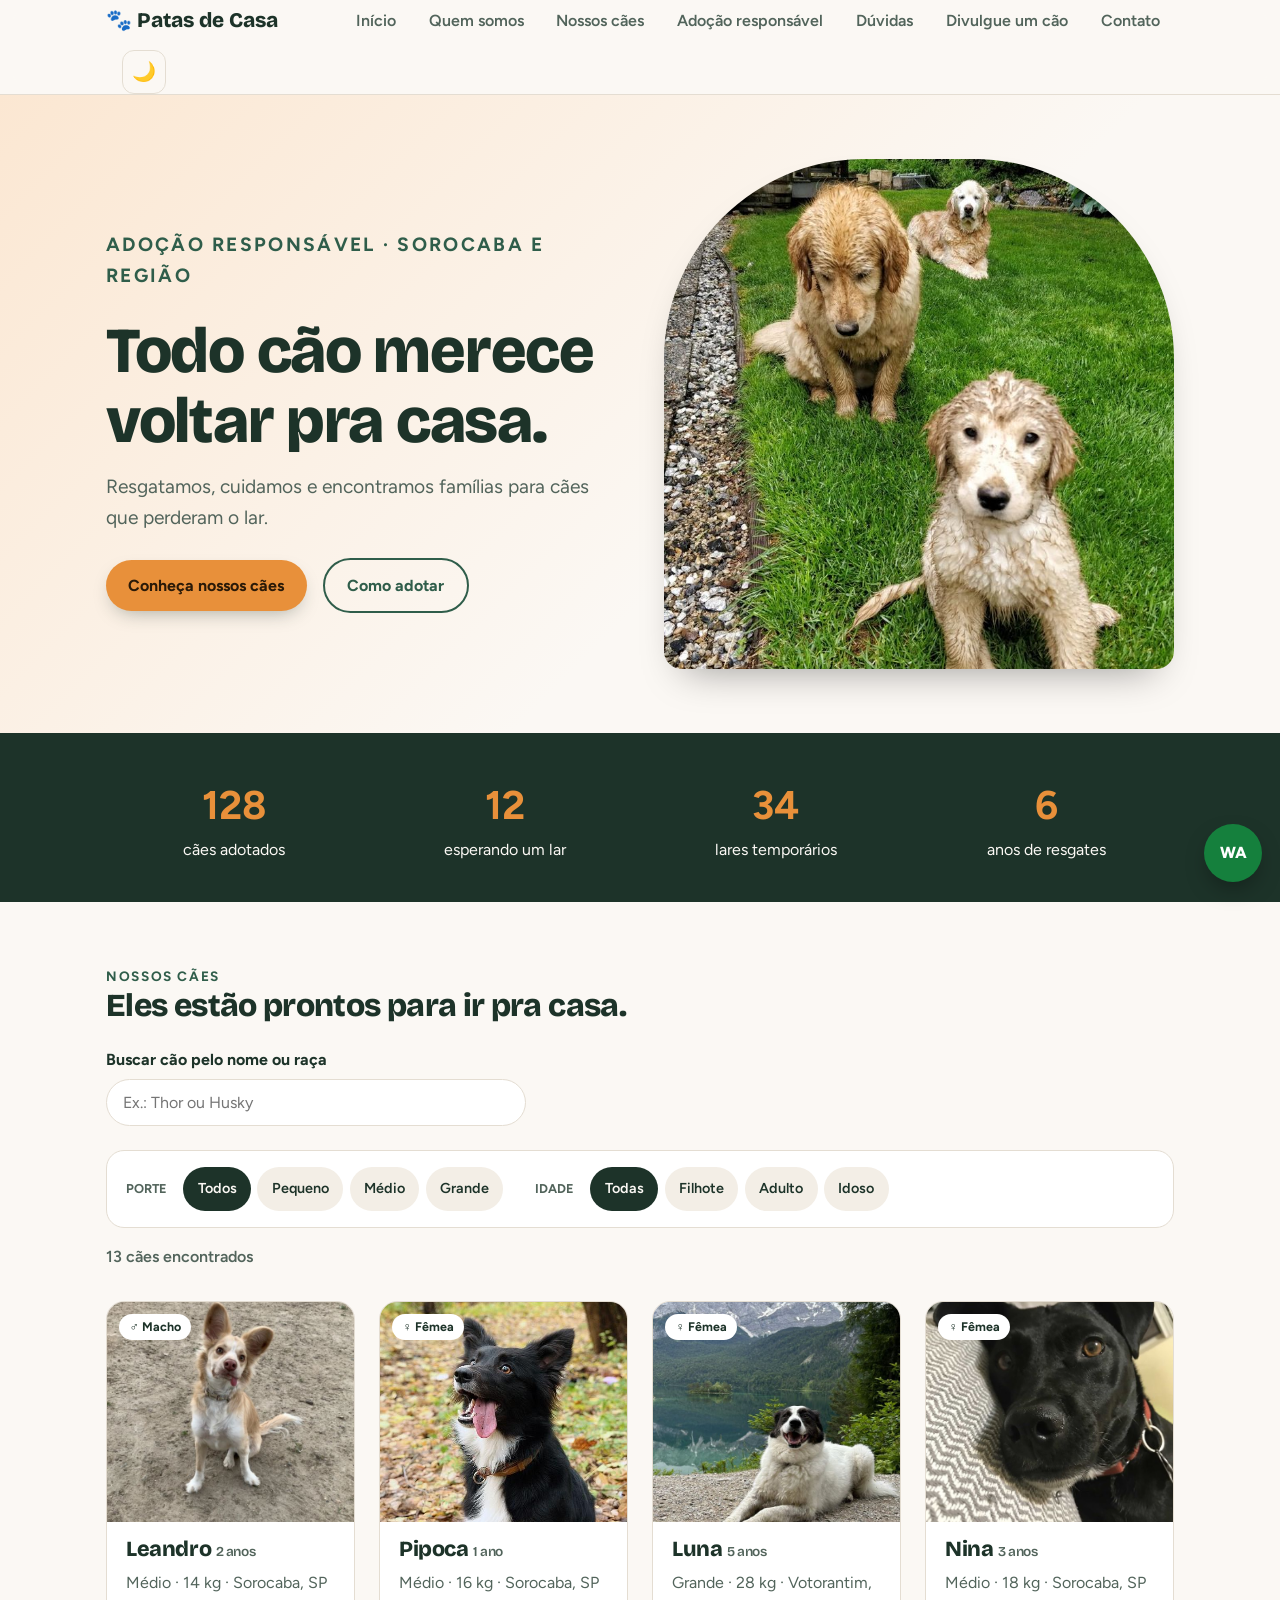
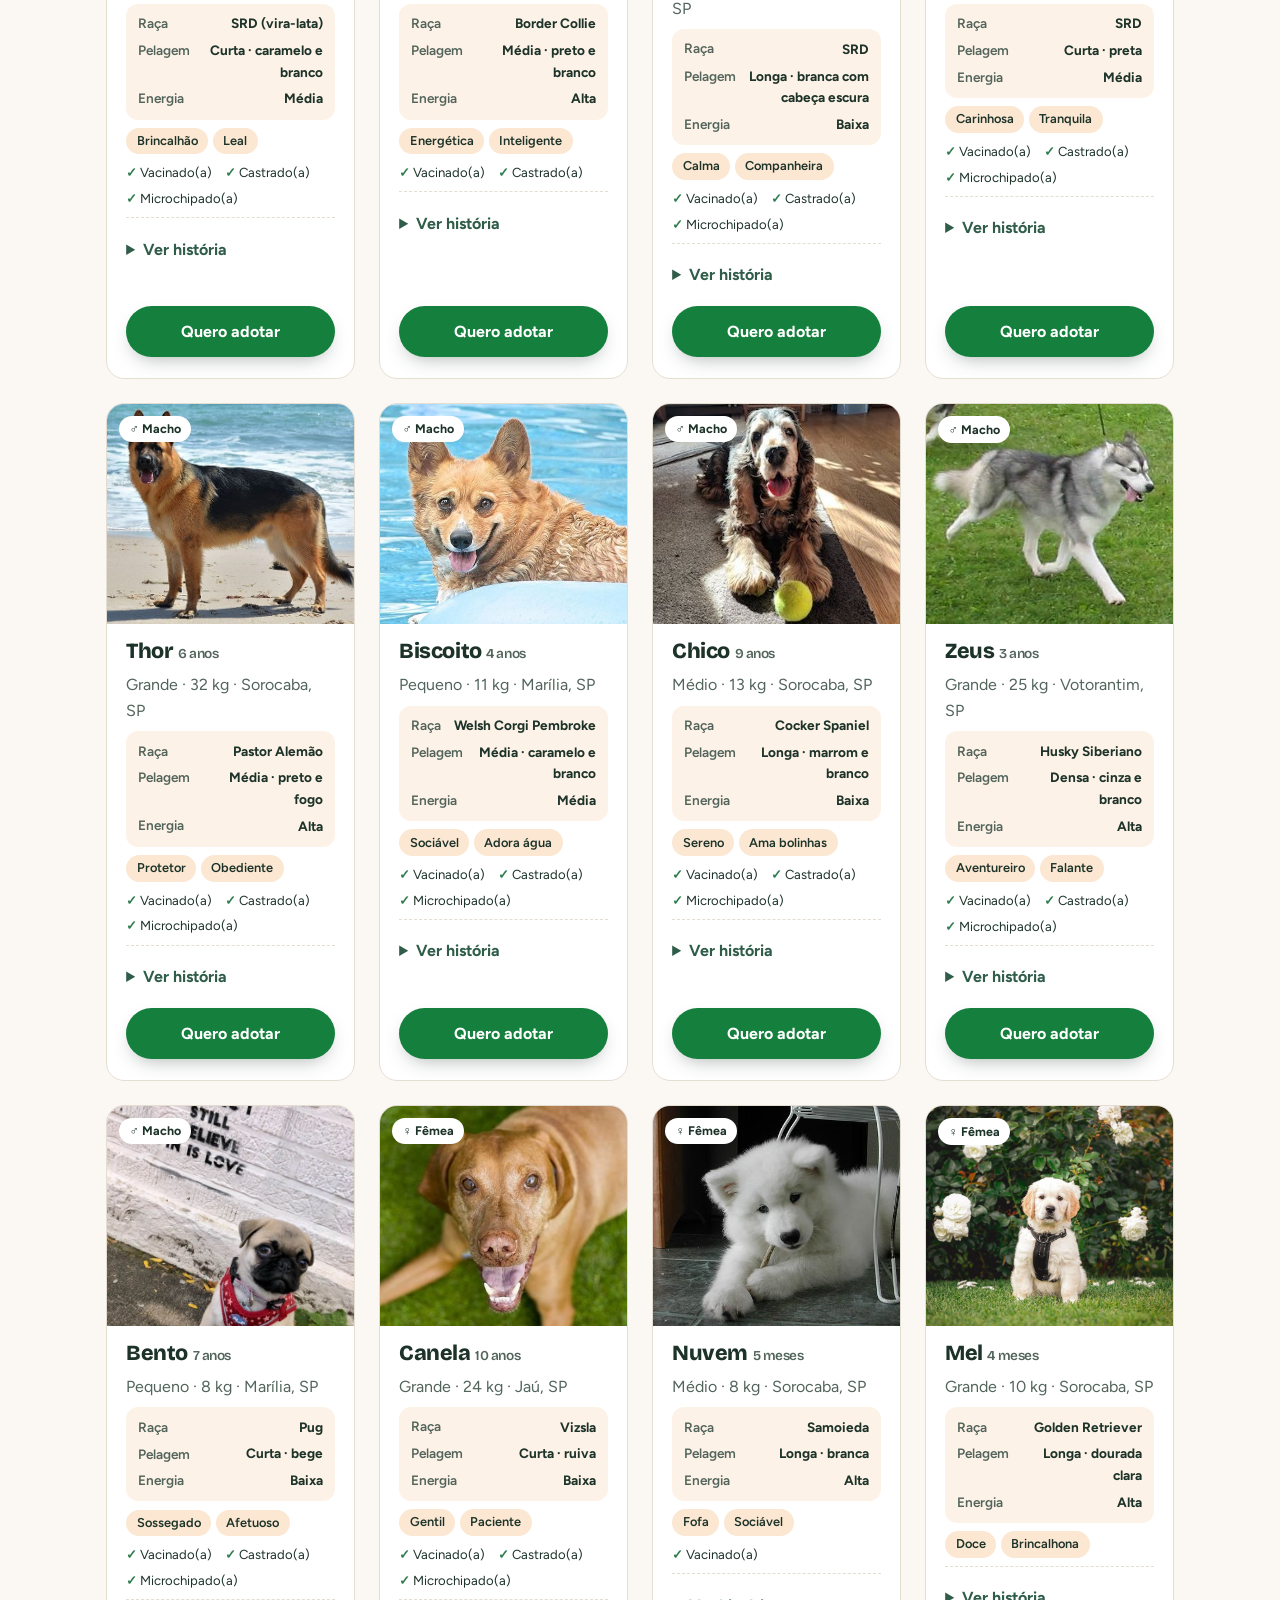
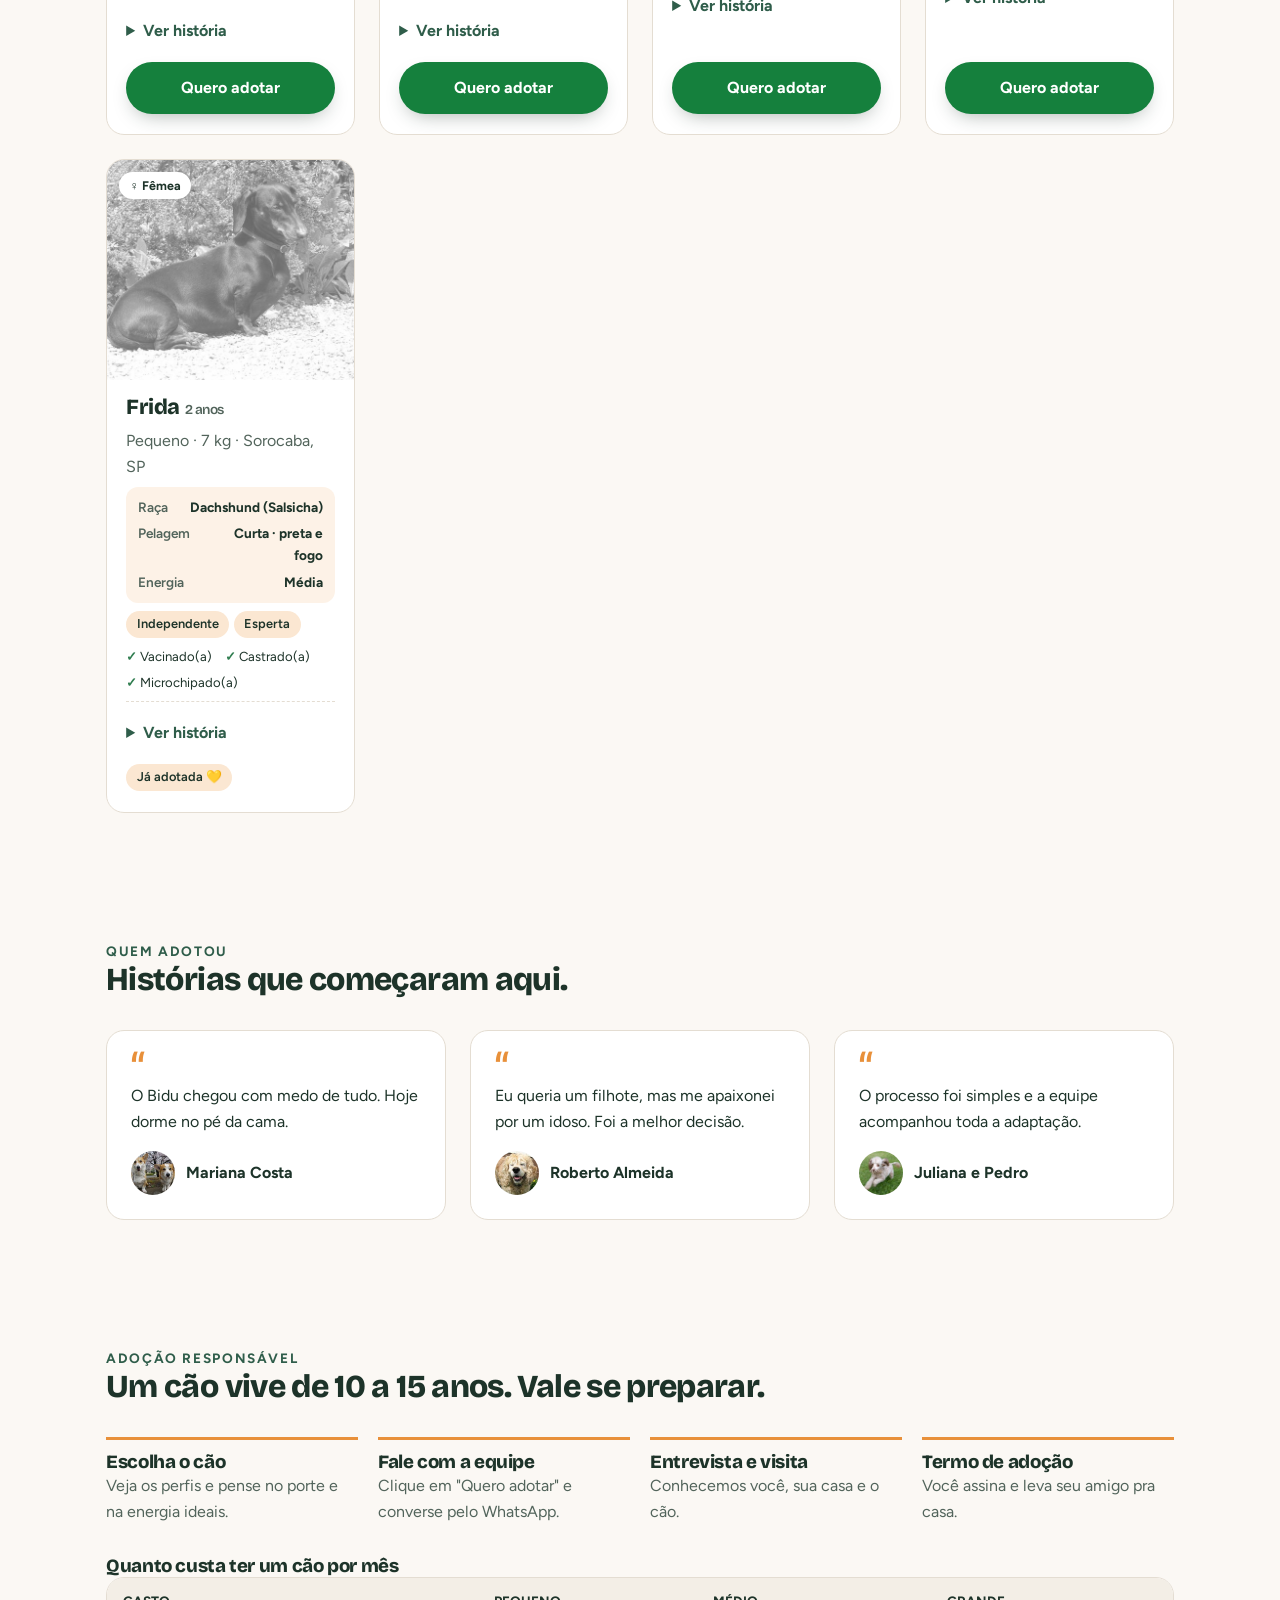
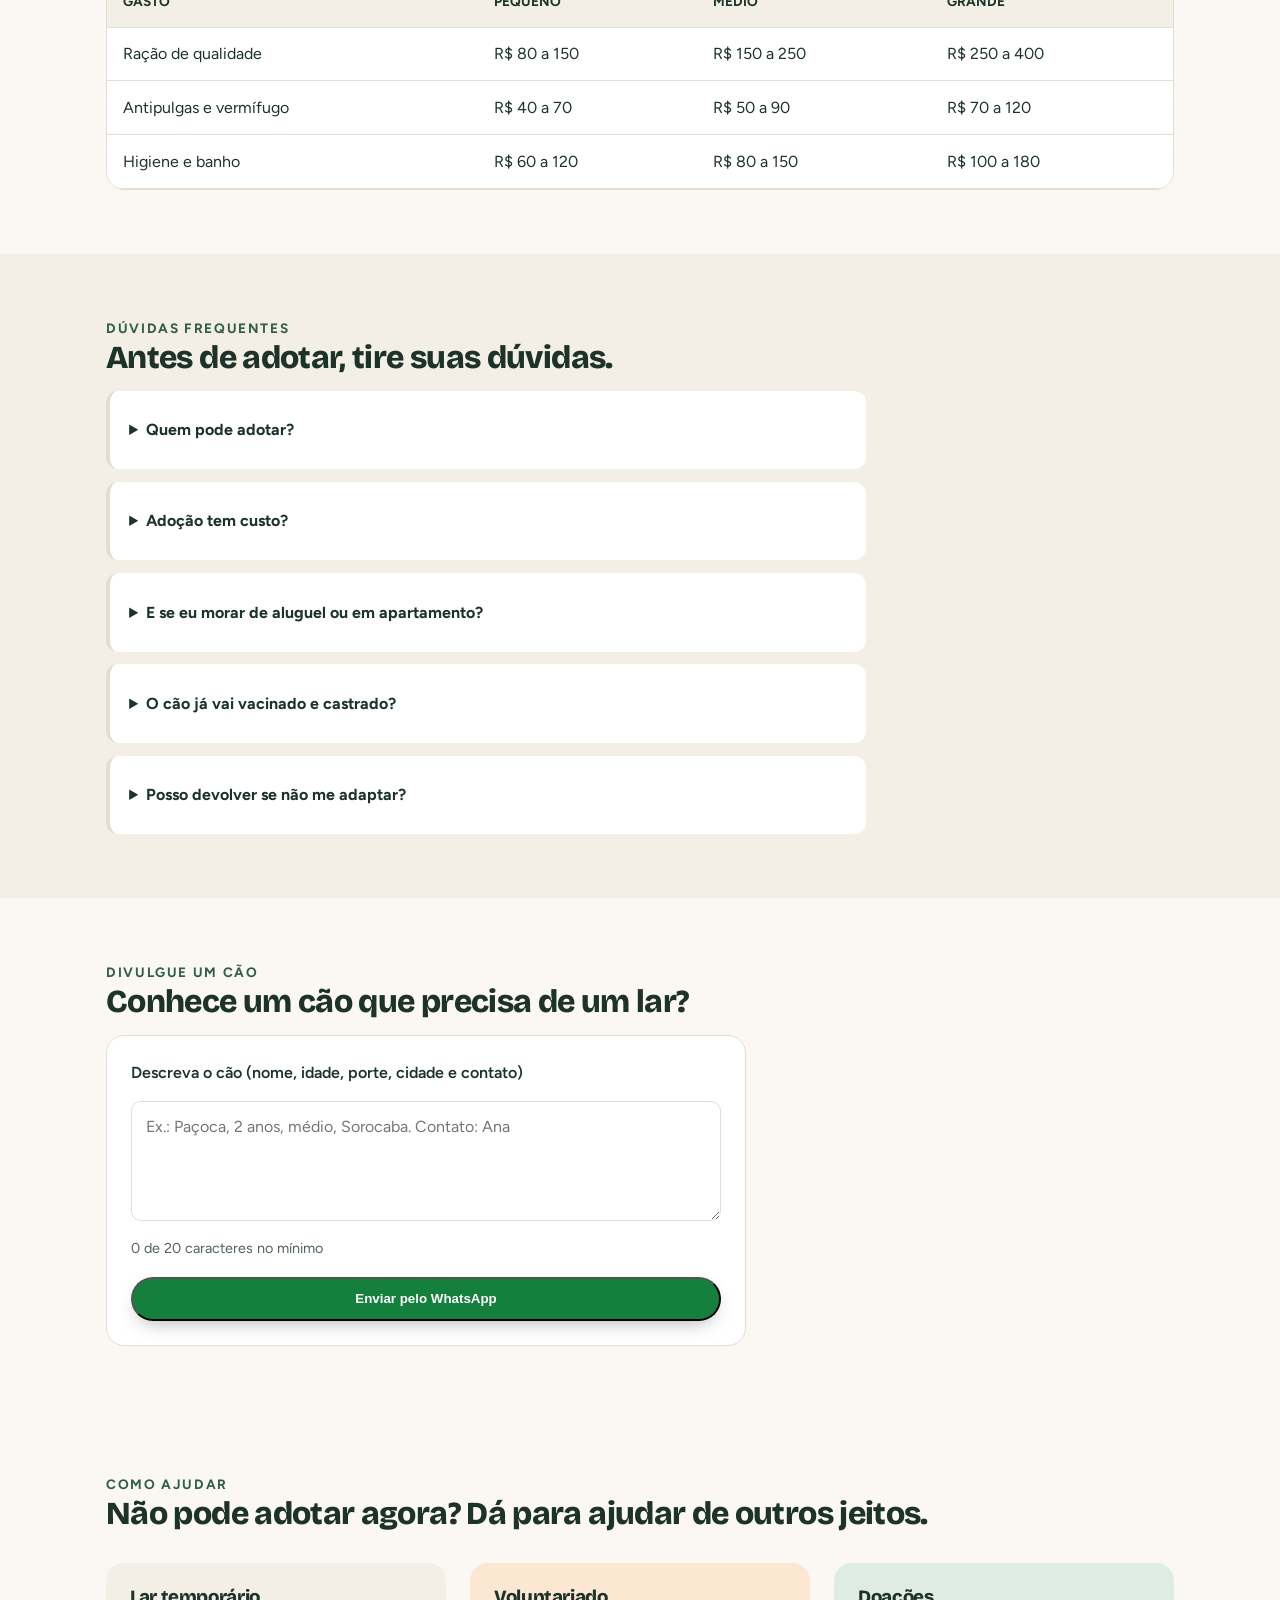
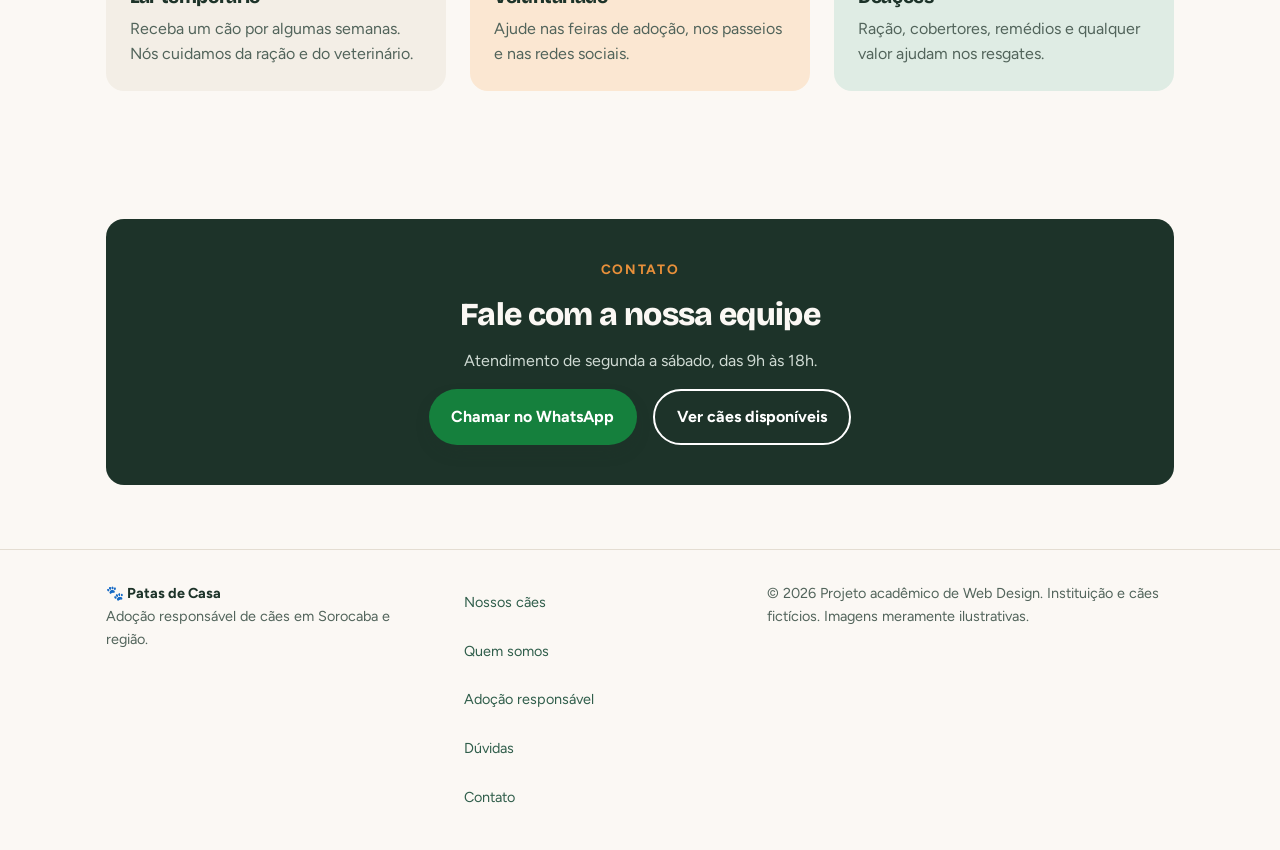
<file: index.html>
<!DOCTYPE html>
<!-- Documento HTML5. lang="pt-BR" informa o idioma (leitores de tela e tradutores usam isso). -->
<html lang="pt-BR">
<head>
  <!-- Codificação UTF-8: garante acentos e emojis corretos. -->
  <meta charset="UTF-8">
  <!-- Faz o site se ajustar à largura do celular (base da responsividade). -->
  <meta name="viewport" content="width=device-width, initial-scale=1">
  <!-- Título que aparece na aba do navegador. -->
  <title>Patas de Casa</title>
  <!-- Resumo do site usado por buscadores como o Google. -->
  <meta name="description" content="Patas de Casa: adoção responsável de cães resgatados em Sorocaba e região.">
  <!-- Acelera o carregamento das fontes do Google, abrindo a conexão antes. -->
  <link rel="preconnect" href="https://fonts.googleapis.com">
  <link rel="preconnect" href="https://fonts.gstatic.com" crossorigin>
  <!-- Carrega as fontes Bricolage Grotesque (títulos) e Figtree (textos). -->
  <link rel="stylesheet" href="https://fonts.googleapis.com/css2?family=Bricolage+Grotesque:wght@800&family=Figtree:wght@400;600;700&display=swap">
  <!-- CSS externo -->
  <link rel="stylesheet" href="style.css">
  <!-- Define o tema ANTES da página ser desenhada (evita "piscar" de cor): usa o tema salvo; sem escolha, o do sistema. -->
  <script>
    try {
      var tema = localStorage.getItem("tema") || (matchMedia("(prefers-color-scheme: dark)").matches ? "escuro" : "claro");
      document.documentElement.setAttribute("data-tema", tema);
    } catch (erro) { /* sem localStorage: o JavaScript do script.js define o tema depois */ }
  </script>
</head>
<!-- Corpo da página: tudo que o usuário vê fica aqui. -->
<body>

<!-- CABEÇALHO fixo no topo (o CSS usa position sticky). -->
<header class="site-header">
  <!-- Menu de navegação. aria-label ajuda leitores de tela. -->
  <nav class="wrap nav" aria-label="Menu principal">
    <!-- Logotipo: link que leva ao início (âncora #inicio). -->
    <a class="logo" href="#inicio">🐾 Patas de Casa</a>
    <!-- Botão hambúrguer (☰): aparece só em telas pequenas. O JavaScript abre e fecha o menu. -->
    <button class="menu-toggle" type="button" aria-expanded="false" aria-controls="menu" aria-label="Abrir menu">☰</button>
    <!-- Lista de links do menu. Cada href="#id" rola até a seção com aquele id. -->
    <ul class="menu" id="menu">
      <li><a href="#inicio">Início</a></li>
      <li><a href="quem-somos.html">Quem somos</a></li>
      <li><a href="#caes">Nossos cães</a></li>
      <li><a href="#guia">Adoção responsável</a></li>
      <li><a href="#faq">Dúvidas</a></li>
      <li><a href="#divulgue">Divulgue um cão</a></li>
      <li><a href="#sobre">Contato</a></li>
    </ul>
    <!-- Botão de tema: alterna entre claro e escuro (o JavaScript troca o ícone e salva a escolha). -->
    <button class="tema-toggle" type="button" aria-label="Ativar tema escuro">🌙</button>
  </nav>
</header>

<!-- Conteúdo principal da página (um por página). -->
<main>
  <!-- SEÇÃO INÍCIO (hero): primeira impressão do site. -->
  <section id="inicio" class="hero">
    <!-- Grade de 2 colunas: texto à esquerda, foto à direita. -->
    <div class="wrap hero-grid">
      <div>
        <p class="eyebrow">Adoção responsável · Sorocaba e região</p>
        <h1>Todo cão merece voltar pra casa.</h1>
        <p>Resgatamos, cuidamos e encontramos famílias para cães que perderam o lar.</p>
        <div class="hero-actions">
          <a class="btn" href="#caes">Conheça nossos cães</a>
          <a class="btn btn-outline" href="#guia">Como adotar</a>
        </div>
      </div>
      <!-- Foto principal. O alt descreve a imagem para quem não a enxerga. -->
      <img src="img/hero-principal.jpg" alt="Dois cães golden brincando juntos na grama" width="750" height="1000" fetchpriority="high" decoding="async">
    </div>
  </section>

  <!-- FAIXA DE NÚMEROS: faixa escura com 4 estatísticas. -->
  <div class="stats">
    <div class="wrap">
      <div><strong>128</strong>cães adotados</div>
      <div><strong>12</strong>esperando um lar</div>
      <div><strong>34</strong>lares temporários</div>
      <div><strong>6</strong>anos de resgates</div>
    </div>
  </div>

  <!-- SEÇÃO NOSSOS CÃES: filtros e catálogo. -->
  <section id="caes">
    <div class="wrap">
      <p class="eyebrow">Nossos cães</p>
      <h2>Eles estão prontos para ir pra casa.</h2>
      <!-- BUSCA POR NOME OU RAÇA: o JavaScript esconde os cards que não têm o texto digitado. -->
      <div class="busca">
        <label for="busca-nome">Buscar cão pelo nome ou raça</label>
        <input type="search" id="busca-nome" placeholder="Ex.: Thor ou Husky" autocomplete="off">
      </div>
            <!-- FILTROS SEM JS: botões de rádio escondidos; o CSS usa :checked e :has() para filtrar. -->
            <div class="filtros" role="group" aria-label="Filtros dos cães">
      <!-- Agrupa os botões de um filtro. legend dá o nome do grupo (Porte ou Idade). -->
      <fieldset>
        <legend>Porte</legend>
        <!-- Rádios com o mesmo name formam um grupo (só um marcado). O label clicável funciona como botão. -->
        <input type="radio" name="p" id="p-todos" checked>
        <label for="p-todos">Todos</label>
        <input type="radio" name="p" id="p-pequeno">
        <label for="p-pequeno">Pequeno</label>
        <input type="radio" name="p" id="p-medio">
        <label for="p-medio">Médio</label>
        <input type="radio" name="p" id="p-grande">
        <label for="p-grande">Grande</label>
      </fieldset>
      <fieldset>
        <legend>Idade</legend>
        <input type="radio" name="i" id="i-todas" checked>
        <label for="i-todas">Todas</label>
        <input type="radio" name="i" id="i-filhote">
        <label for="i-filhote">Filhote</label>
        <input type="radio" name="i" id="i-adulto">
        <label for="i-adulto">Adulto</label>
        <input type="radio" name="i" id="i-idoso">
        <label for="i-idoso">Idoso</label>
      </fieldset>
      </div>
      <!-- RESULTADO: o JavaScript escreve aqui quantos cães aparecem (aria-live avisa leitores de tela). -->
      <div class="resultado">
        <p id="contagem" aria-live="polite">13 cães encontrados</p>
        <!-- Botão que volta busca e filtros ao normal. Fica escondido (hidden) até haver filtro ligado. -->
        <button type="button" id="limpar-filtros" class="btn-link" hidden>Limpar filtros</button>
      </div>
      <!-- Aviso mostrado só quando nenhum cão combina com a busca e os filtros. -->
      <p id="sem-resultado" class="sem-resultado" hidden>Nenhum cão encontrado com esses filtros. Tente limpar a busca.</p>
      <!-- GRADE DE CARDS: o CSS distribui os cards automaticamente em colunas. -->
      <div class="dog-grid">
        <!-- CARD DO CÃO. data-porte e data-idade são os valores que o filtro CSS compara. Os demais cards seguem o mesmo modelo. -->
        <article class="dog-card" data-porte="Médio" data-idade="Adulto">
          <!-- Moldura da foto (esconde o excesso no zoom do hover) com a etiqueta de sexo. -->
          <div class="photo">
            <img src="img/caramelo.jpg" alt="Leandro, cão médio" loading="lazy" width="596" height="760" decoding="async">
            <!-- Etiqueta de sexo, posicionada sobre a foto. -->
            <span class="tag">♂ Macho</span>
          </div>
          <div class="body">
            <h3>Leandro <small>2 anos</small></h3>
            <p>Médio · 14 kg · Sorocaba, SP</p>
            <!-- FICHA: raça, pelagem e nível de energia. A busca do JavaScript também lê a raça (classe raca). -->
            <dl class="ficha">
              <div><dt>Raça</dt><dd class="raca">SRD (vira-lata)</dd></div>
              <div><dt>Pelagem</dt><dd>Curta · caramelo e branco</dd></div>
              <div><dt>Energia</dt><dd>Média</dd></div>
            </dl>
            <div class="chips">
              <span class="chip">Brincalhão</span>
              <span class="chip">Leal</span>
            </div>
            <!-- Carteirinha de saúde: o CSS coloca o ✓ antes de cada item com ::before. -->
            <ul class="saude">
              <li>Vacinado(a)</li>
              <li>Castrado(a)</li>
              <li>Microchipado(a)</li>
            </ul>
            <!-- Botão expansível nativo do HTML: abre e fecha sem JavaScript. -->
            <details>
              <summary>Ver história</summary>
              <p>Apareceu numa praça, sempre no mesmo banco. Adora buscar gravetos.</p>
            </details>
            <!-- Link do WhatsApp. O texto da mensagem vai codificado na URL (parâmetro text). -->
            <a class="btn btn-whats" href="https://wa.me/5514996895439?text=Ol%C3%A1%21%20Tenho%20interesse%20em%20adotar%20o%20Caramelo.">Quero adotar</a>
          </div>
        </article>
        <article class="dog-card" data-porte="Médio" data-idade="Adulto">
          <div class="photo">
            <img src="img/pipoca.jpg" alt="Pipoca, cão médio" loading="lazy" width="469" height="500" decoding="async">
            <span class="tag">♀ Fêmea</span>
          </div>
          <div class="body">
            <h3>Pipoca <small>1 ano</small></h3>
            <p>Médio · 16 kg · Sorocaba, SP</p>
            <dl class="ficha">
              <div><dt>Raça</dt><dd class="raca">Border Collie</dd></div>
              <div><dt>Pelagem</dt><dd>Média · preto e branco</dd></div>
              <div><dt>Energia</dt><dd>Alta</dd></div>
            </dl>
            <div class="chips">
              <span class="chip">Energética</span>
              <span class="chip">Inteligente</span>
            </div>
            <ul class="saude">
              <li>Vacinado(a)</li>
              <li>Castrado(a)</li>
            </ul>
            <details>
              <summary>Ver história</summary>
              <p>Aprende comandos em minutos e pede caminhadas longas.</p>
            </details>
            <a class="btn btn-whats" href="https://wa.me/5514996895439?text=Ol%C3%A1%21%20Tenho%20interesse%20em%20adotar%20a%20Pipoca.">Quero adotar</a>
          </div>
        </article>
        <article class="dog-card" data-porte="Grande" data-idade="Adulto">
          <div class="photo">
            <img src="img/luna.jpg" alt="Luna, cão grande" loading="lazy" width="620" height="760" decoding="async">
            <span class="tag">♀ Fêmea</span>
          </div>
          <div class="body">
            <h3>Luna <small>5 anos</small></h3>
            <p>Grande · 28 kg · Votorantim, SP</p>
            <dl class="ficha">
              <div><dt>Raça</dt><dd class="raca">SRD</dd></div>
              <div><dt>Pelagem</dt><dd>Longa · branca com cabeça escura</dd></div>
              <div><dt>Energia</dt><dd>Baixa</dd></div>
            </dl>
            <div class="chips">
              <span class="chip">Calma</span>
              <span class="chip">Companheira</span>
            </div>
            <ul class="saude">
              <li>Vacinado(a)</li>
              <li>Castrado(a)</li>
              <li>Microchipado(a)</li>
            </ul>
            <details>
              <summary>Ver história</summary>
              <p>Foi resgatada de uma corrente curta e não guardou mágoa.</p>
            </details>
            <a class="btn btn-whats" href="https://wa.me/5514996895439?text=Ol%C3%A1%21%20Tenho%20interesse%20em%20adotar%20a%20Luna.">Quero adotar</a>
          </div>
        </article>
        <article class="dog-card" data-porte="Médio" data-idade="Adulto">
          <div class="photo">
            <img src="img/nina.jpg" alt="Nina, cão médio" loading="lazy" width="570" height="760" decoding="async">
            <span class="tag">♀ Fêmea</span>
          </div>
          <div class="body">
            <h3>Nina <small>3 anos</small></h3>
            <p>Médio · 18 kg · Sorocaba, SP</p>
            <dl class="ficha">
              <div><dt>Raça</dt><dd class="raca">SRD</dd></div>
              <div><dt>Pelagem</dt><dd>Curta · preta</dd></div>
              <div><dt>Energia</dt><dd>Média</dd></div>
            </dl>
            <div class="chips">
              <span class="chip">Carinhosa</span>
              <span class="chip">Tranquila</span>
            </div>
            <ul class="saude">
              <li>Vacinado(a)</li>
              <li>Castrado(a)</li>
              <li>Microchipado(a)</li>
            </ul>
            <details>
              <summary>Ver história</summary>
              <p>Há mais de um ano no abrigo, espera uma chance.</p>
            </details>
            <a class="btn btn-whats" href="https://wa.me/5514996895439?text=Ol%C3%A1%21%20Tenho%20interesse%20em%20adotar%20a%20Nina.">Quero adotar</a>
          </div>
        </article>
        <article class="dog-card" data-porte="Grande" data-idade="Adulto">
          <div class="photo">
            <img src="img/thor.jpg" alt="Thor, cão grande" loading="lazy" width="583" height="485" decoding="async">
            <span class="tag">♂ Macho</span>
          </div>
          <div class="body">
            <h3>Thor <small>6 anos</small></h3>
            <p>Grande · 32 kg · Sorocaba, SP</p>
            <dl class="ficha">
              <div><dt>Raça</dt><dd class="raca">Pastor Alemão</dd></div>
              <div><dt>Pelagem</dt><dd>Média · preto e fogo</dd></div>
              <div><dt>Energia</dt><dd>Alta</dd></div>
            </dl>
            <div class="chips">
              <span class="chip">Protetor</span>
              <span class="chip">Obediente</span>
            </div>
            <ul class="saude">
              <li>Vacinado(a)</li>
              <li>Castrado(a)</li>
              <li>Microchipado(a)</li>
            </ul>
            <details>
              <summary>Ver história</summary>
              <p>Ex-cão de guarda, conhece vários comandos e adora bola.</p>
            </details>
            <a class="btn btn-whats" href="https://wa.me/5514996895439?text=Ol%C3%A1%21%20Tenho%20interesse%20em%20adotar%20o%20Thor.">Quero adotar</a>
          </div>
        </article>
        <article class="dog-card" data-porte="Pequeno" data-idade="Adulto">
          <div class="photo">
            <img src="img/biscoito.jpg" alt="Biscoito, cão pequeno" loading="lazy" width="500" height="440" decoding="async">
            <span class="tag">♂ Macho</span>
          </div>
          <div class="body">
            <h3>Biscoito <small>4 anos</small></h3>
            <p>Pequeno · 11 kg · Marília, SP</p>
            <dl class="ficha">
              <div><dt>Raça</dt><dd class="raca">Welsh Corgi Pembroke</dd></div>
              <div><dt>Pelagem</dt><dd>Média · caramelo e branco</dd></div>
              <div><dt>Energia</dt><dd>Média</dd></div>
            </dl>
            <div class="chips">
              <span class="chip">Sociável</span>
              <span class="chip">Adora água</span>
            </div>
            <ul class="saude">
              <li>Vacinado(a)</li>
              <li>Castrado(a)</li>
              <li>Microchipado(a)</li>
            </ul>
            <details>
              <summary>Ver história</summary>
              <p>Foi devolvido numa mudança, mas continua sorrindo.</p>
            </details>
            <a class="btn btn-whats" href="https://wa.me/5514996895439?text=Ol%C3%A1%21%20Tenho%20interesse%20em%20adotar%20o%20Biscoito.">Quero adotar</a>
          </div>
        </article>
        <article class="dog-card" data-porte="Médio" data-idade="Idoso">
          <div class="photo">
            <img src="img/chico.jpg" alt="Chico, cão médio" loading="lazy" width="300" height="300" decoding="async">
            <span class="tag">♂ Macho</span>
          </div>
          <div class="body">
            <h3>Chico <small>9 anos</small></h3>
            <p>Médio · 13 kg · Sorocaba, SP</p>
            <dl class="ficha">
              <div><dt>Raça</dt><dd class="raca">Cocker Spaniel</dd></div>
              <div><dt>Pelagem</dt><dd>Longa · marrom e branco</dd></div>
              <div><dt>Energia</dt><dd>Baixa</dd></div>
            </dl>
            <div class="chips">
              <span class="chip">Sereno</span>
              <span class="chip">Ama bolinhas</span>
            </div>
            <ul class="saude">
              <li>Vacinado(a)</li>
              <li>Castrado(a)</li>
              <li>Microchipado(a)</li>
            </ul>
            <details>
              <summary>Ver história</summary>
              <p>Só quer um canto macio para envelhecer.</p>
            </details>
            <a class="btn btn-whats" href="https://wa.me/5514996895439?text=Ol%C3%A1%21%20Tenho%20interesse%20em%20adotar%20o%20Chico.">Quero adotar</a>
          </div>
        </article>
        <article class="dog-card" data-porte="Grande" data-idade="Adulto">
          <div class="photo">
            <img src="img/zeus.jpg" alt="Zeus, cão grande" loading="lazy" width="450" height="348" decoding="async">
            <span class="tag">♂ Macho</span>
          </div>
          <div class="body">
            <h3>Zeus <small>3 anos</small></h3>
            <p>Grande · 25 kg · Votorantim, SP</p>
            <dl class="ficha">
              <div><dt>Raça</dt><dd class="raca">Husky Siberiano</dd></div>
              <div><dt>Pelagem</dt><dd>Densa · cinza e branco</dd></div>
              <div><dt>Energia</dt><dd>Alta</dd></div>
            </dl>
            <div class="chips">
              <span class="chip">Aventureiro</span>
              <span class="chip">Falante</span>
            </div>
            <ul class="saude">
              <li>Vacinado(a)</li>
              <li>Castrado(a)</li>
              <li>Microchipado(a)</li>
            </ul>
            <details>
              <summary>Ver história</summary>
              <p>Conversa com uivos curtos. Precisa de muro alto.</p>
            </details>
            <a class="btn btn-whats" href="https://wa.me/5514996895439?text=Ol%C3%A1%21%20Tenho%20interesse%20em%20adotar%20o%20Zeus.">Quero adotar</a>
          </div>
        </article>
        <article class="dog-card" data-porte="Pequeno" data-idade="Adulto">
          <div class="photo">
            <img src="img/bento.jpg" alt="Bento, cão pequeno" loading="lazy" width="573" height="760" decoding="async">
            <span class="tag">♂ Macho</span>
          </div>
          <div class="body">
            <h3>Bento <small>7 anos</small></h3>
            <p>Pequeno · 8 kg · Marília, SP</p>
            <dl class="ficha">
              <div><dt>Raça</dt><dd class="raca">Pug</dd></div>
              <div><dt>Pelagem</dt><dd>Curta · bege</dd></div>
              <div><dt>Energia</dt><dd>Baixa</dd></div>
            </dl>
            <div class="chips">
              <span class="chip">Sossegado</span>
              <span class="chip">Afetuoso</span>
            </div>
            <ul class="saude">
              <li>Vacinado(a)</li>
              <li>Castrado(a)</li>
              <li>Microchipado(a)</li>
            </ul>
            <details>
              <summary>Ver história</summary>
              <p>Prefere sofá a passeio longo. Perfeito para apartamento.</p>
            </details>
            <a class="btn btn-whats" href="https://wa.me/5514996895439?text=Ol%C3%A1%21%20Tenho%20interesse%20em%20adotar%20o%20Bento.">Quero adotar</a>
          </div>
        </article>
        <article class="dog-card" data-porte="Grande" data-idade="Idoso">
          <div class="photo">
            <img src="img/canela.jpg" alt="Canela, cão grande" loading="lazy" width="500" height="333" decoding="async">
            <span class="tag">♀ Fêmea</span>
          </div>
          <div class="body">
            <h3>Canela <small>10 anos</small></h3>
            <p>Grande · 24 kg · Jaú, SP</p>
            <dl class="ficha">
              <div><dt>Raça</dt><dd class="raca">Vizsla</dd></div>
              <div><dt>Pelagem</dt><dd>Curta · ruiva</dd></div>
              <div><dt>Energia</dt><dd>Baixa</dd></div>
            </dl>
            <div class="chips">
              <span class="chip">Gentil</span>
              <span class="chip">Paciente</span>
            </div>
            <ul class="saude">
              <li>Vacinado(a)</li>
              <li>Castrado(a)</li>
              <li>Microchipado(a)</li>
            </ul>
            <details>
              <summary>Ver história</summary>
              <p>Veterana do abrigo, acalma os filhotes que chegam.</p>
            </details>
            <a class="btn btn-whats" href="https://wa.me/5514996895439?text=Ol%C3%A1%21%20Tenho%20interesse%20em%20adotar%20a%20Canela.">Quero adotar</a>
          </div>
        </article>
        <article class="dog-card" data-porte="Médio" data-idade="Filhote">
          <div class="photo">
            <img src="img/nuvem.jpg" alt="Nuvem, cão médio" loading="lazy" width="500" height="375" decoding="async">
            <span class="tag">♀ Fêmea</span>
          </div>
          <div class="body">
            <h3>Nuvem <small>5 meses</small></h3>
            <p>Médio · 8 kg · Sorocaba, SP</p>
            <dl class="ficha">
              <div><dt>Raça</dt><dd class="raca">Samoieda</dd></div>
              <div><dt>Pelagem</dt><dd>Longa · branca</dd></div>
              <div><dt>Energia</dt><dd>Alta</dd></div>
            </dl>
            <div class="chips">
              <span class="chip">Fofa</span>
              <span class="chip">Sociável</span>
            </div>
            <ul class="saude">
              <li>Vacinado(a)</li>
            </ul>
            <details>
              <summary>Ver história</summary>
              <p>Bola de pelo branco que adora roubar chinelos.</p>
            </details>
            <a class="btn btn-whats" href="https://wa.me/5514996895439?text=Ol%C3%A1%21%20Tenho%20interesse%20em%20adotar%20a%20Nuvem.">Quero adotar</a>
          </div>
        </article>
        <article class="dog-card" data-porte="Grande" data-idade="Filhote">
          <div class="photo">
            <img src="img/mel.jpg" alt="Mel, cão grande" loading="lazy" width="760" height="760" decoding="async">
            <span class="tag">♀ Fêmea</span>
          </div>
          <div class="body">
            <h3>Mel <small>4 meses</small></h3>
            <p>Grande · 10 kg · Sorocaba, SP</p>
            <dl class="ficha">
              <div><dt>Raça</dt><dd class="raca">Golden Retriever</dd></div>
              <div><dt>Pelagem</dt><dd>Longa · dourada clara</dd></div>
              <div><dt>Energia</dt><dd>Alta</dd></div>
            </dl>
            <div class="chips">
              <span class="chip">Doce</span>
              <span class="chip">Brincalhona</span>
            </div>
            <details>
              <summary>Ver história</summary>
              <p>Ainda completa o ciclo de vacinas com a família adotante.</p>
            </details>
            <a class="btn btn-whats" href="https://wa.me/5514996895439?text=Ol%C3%A1%21%20Tenho%20interesse%20em%20adotar%20a%20Mel.">Quero adotar</a>
          </div>
        </article>
        <!-- Cão já adotado: a classe adotado deixa a foto cinza e sem botão de adoção. -->
        <article class="dog-card adotado" data-porte="Pequeno" data-idade="Adulto">
          <div class="photo">
            <img src="img/frida.jpg" alt="Frida, cão pequeno" loading="lazy" width="600" height="450" decoding="async">
            <span class="tag">♀ Fêmea</span>
          </div>
          <div class="body">
            <h3>Frida <small>2 anos</small></h3>
            <p>Pequeno · 7 kg · Sorocaba, SP</p>
            <dl class="ficha">
              <div><dt>Raça</dt><dd class="raca">Dachshund (Salsicha)</dd></div>
              <div><dt>Pelagem</dt><dd>Curta · preta e fogo</dd></div>
              <div><dt>Energia</dt><dd>Média</dd></div>
            </dl>
            <div class="chips">
              <span class="chip">Independente</span>
              <span class="chip">Esperta</span>
            </div>
            <ul class="saude">
              <li>Vacinado(a)</li>
              <li>Castrado(a)</li>
              <li>Microchipado(a)</li>
            </ul>
            <details>
              <summary>Ver história</summary>
              <p>Dachshund de personalidade forte. Já encontrou um lar!</p>
            </details>
            <span class="chip">Já adotada 💛</span>
          </div>
        </article>
      </div>
    </div>
  </section>

  <!-- SEÇÃO DEPOIMENTOS de quem adotou. -->
  <section id="historias">
    <div class="wrap">
      <p class="eyebrow">Quem adotou</p>
      <h2>Histórias que começaram aqui.</h2>
      <!-- Grade com 3 depoimentos lado a lado. -->
      <div class="quotes">
        <!-- figure + blockquote + figcaption: tags semânticas para citação com autor. -->
        <figure class="quote">
          <blockquote>O Bidu chegou com medo de tudo. Hoje dorme no pé da cama.</blockquote>
          <figcaption>
            <img src="img/adotado-1.jpg" alt="" width="200" height="150" decoding="async" loading="lazy">
            <strong>Mariana Costa</strong>
          </figcaption>
        </figure>
        <figure class="quote">
          <blockquote>Eu queria um filhote, mas me apaixonei por um idoso. Foi a melhor decisão.</blockquote>
          <figcaption>
            <img src="img/adotado-2.jpg" alt="" width="200" height="150" decoding="async" loading="lazy">
            <strong>Roberto Almeida</strong>
          </figcaption>
        </figure>
        <figure class="quote">
          <blockquote>O processo foi simples e a equipe acompanhou toda a adaptação.</blockquote>
          <figcaption>
            <img src="img/adotado-3.jpg" alt="" width="188" height="200" decoding="async" loading="lazy">
            <strong>Juliana e Pedro</strong>
          </figcaption>
        </figure>
      </div>
    </div>
  </section>

  <!-- SEÇÃO ADOÇÃO RESPONSÁVEL: passos e tabela de custos. -->
  <section id="guia">
    <div class="wrap">
      <p class="eyebrow">Adoção responsável</p>
      <h2>Um cão vive de 10 a 15 anos. Vale se preparar.</h2>
      <!-- Lista ordenada (ol) com os 4 passos da adoção. -->
      <ol class="steps">
        <li><h3>Escolha o cão</h3><p>Veja os perfis e pense no porte e na energia ideais.</p></li>
        <li><h3>Fale com a equipe</h3><p>Clique em "Quero adotar" e converse pelo WhatsApp.</p></li>
        <li><h3>Entrevista e visita</h3><p>Conhecemos você, sua casa e o cão.</p></li>
        <li><h3>Termo de adoção</h3><p>Você assina e leva seu amigo pra casa.</p></li>
      </ol>
      <h3>Quanto custa ter um cão por mês</h3>
      <!-- Caixa que permite rolar a tabela na horizontal em telas pequenas. -->
      <div class="table-wrap" tabindex="0" role="region" aria-label="Tabela de custos mensais (use as setas do teclado para rolar)">
        <!-- Tabela: thead é o cabeçalho e tbody são as linhas de dados. -->
        <table>
          <thead><tr><th>Gasto</th><th>Pequeno</th><th>Médio</th><th>Grande</th></tr></thead>
          <tbody>
            <tr><td>Ração de qualidade</td><td>R$ 80 a 150</td><td>R$ 150 a 250</td><td>R$ 250 a 400</td></tr>
            <tr><td>Antipulgas e vermífugo</td><td>R$ 40 a 70</td><td>R$ 50 a 90</td><td>R$ 70 a 120</td></tr>
            <tr><td>Higiene e banho</td><td>R$ 60 a 120</td><td>R$ 80 a 150</td><td>R$ 100 a 180</td></tr>
          </tbody>
        </table>
      </div>
    </div>
  </section>

  <!-- SEÇÃO DÚVIDAS FREQUENTES. -->
  <section id="faq">
    <div class="wrap">
      <p class="eyebrow">Dúvidas frequentes</p>
      <h2>Antes de adotar, tire suas dúvidas.</h2>
      <!-- Cada pergunta é um details: summary é a pergunta, o p é a resposta que aparece ao abrir. -->
      <details class="faq-item">
        <summary>Quem pode adotar?</summary>
        <p>Maiores de 18 anos, com moradia segura e disposição para cuidar do cão por toda a vida.</p>
      </details>
      <details class="faq-item">
        <summary>Adoção tem custo?</summary>
        <p>Não cobramos pelo cão. Pedimos apenas o compromisso com ração, vacinas e carinho.</p>
      </details>
      <details class="faq-item">
        <summary>E se eu morar de aluguel ou em apartamento?</summary>
        <p>Sem problema, desde que o contrato permita animais. Alguns cães, como o Bento, são ideais para apartamento.</p>
      </details>
      <details class="faq-item">
        <summary>O cão já vai vacinado e castrado?</summary>
        <p>A maioria sim. A carteirinha de cada cão mostra o que já foi feito.</p>
      </details>
      <details class="faq-item">
        <summary>Posso devolver se não me adaptar?</summary>
        <p>Conte com a gente antes de qualquer decisão. Nunca abandone: nós ajudamos a encontrar uma solução.</p>
      </details>
    </div>
  </section>

  <!-- SEÇÃO DIVULGUE UM CÃO. -->
  <section id="divulgue">
    <div class="wrap">
      <p class="eyebrow">Divulgue um cão</p>
      <h2>Conhece um cão que precisa de um lar?</h2>
      <!-- Sem JS: o formulário envia o texto para o WhatsApp pelo parâmetro "text" -->
      <!-- Formulário sem JS: envia o texto ao WhatsApp (method get coloca o campo text na URL). -->
      <form id="form-divulgue" action="https://wa.me/5514996895439" method="get" target="_blank">
        <label for="msg">Descreva o cão (nome, idade, porte, cidade e contato)</label>
        <!-- required e minlength=20 fazem o próprio navegador validar o campo. -->
        <textarea id="msg" name="text" required minlength="20" placeholder="Ex.: Paçoca, 2 anos, médio, Sorocaba. Contato: Ana" aria-describedby="msg-ajuda msg-erro"></textarea>
        <!-- Contador de caracteres, atualizado pelo JavaScript a cada letra digitada. -->
        <p id="msg-ajuda" class="ajuda"><span id="msg-contador">0</span> de 20 caracteres no mínimo</p>
        <!-- Mensagem de erro escrita pelo JavaScript (role="alert" faz leitores de tela avisarem). -->
        <p id="msg-erro" class="erro" role="alert"></p>
        <button class="btn btn-whats" type="submit">Enviar pelo WhatsApp</button>
        <!-- Confirmação mostrada depois de um envio válido. -->
        <p id="msg-sucesso" class="sucesso" hidden>Pronto! Abrimos o WhatsApp em outra aba para você enviar a mensagem.</p>
      </form>
    </div>
  </section>

  <!-- SEÇÃO COMO AJUDAR: 3 cards. -->
  <section id="ajudar">
    <div class="wrap">
      <p class="eyebrow">Como ajudar</p>
      <h2>Não pode adotar agora? Dá para ajudar de outros jeitos.</h2>
      <!-- Grade de 3 colunas (vira 1 coluna no celular). -->
      <div class="help-grid">
        <article class="help">
          <h3>Lar temporário</h3>
          <p>Receba um cão por algumas semanas. Nós cuidamos da ração e do veterinário.</p>
        </article>
        <article class="help">
          <h3>Voluntariado</h3>
          <p>Ajude nas feiras de adoção, nos passeios e nas redes sociais.</p>
        </article>
        <article class="help">
          <h3>Doações</h3>
          <p>Ração, cobertores, remédios e qualquer valor ajudam nos resgates.</p>
        </article>
      </div>
    </div>
  </section>

  <!-- SEÇÃO CONTATO: cartão escuro com botão do WhatsApp. -->
  <section id="sobre">
    <div class="wrap">
      <div class="contact center">
        <p class="eyebrow" style="color: var(--accent);">Contato</p>
        <h2>Fale com a nossa equipe</h2>
        <p>Atendimento de segunda a sábado, das 9h às 18h.</p>
        <div class="contact-actions">
          <a class="btn btn-whats" href="https://wa.me/5514996895439">Chamar no WhatsApp</a>
          <a class="btn btn-outline" href="#caes">Ver cães disponíveis</a>
        </div>
      </div>
    </div>
  </section>
</main>

<!-- RODAPÉ: marca, links rápidos e créditos. -->
<footer class="site-footer">
  <div class="wrap footer-grid">
    <div>
      <strong>🐾 Patas de Casa</strong>
      <p>Adoção responsável de cães em Sorocaba e região.</p>
    </div>
    <nav aria-label="Rodapé">
      <a href="#caes">Nossos cães</a>
      <a href="quem-somos.html">Quem somos</a>
      <a href="#guia">Adoção responsável</a>
      <a href="#faq">Dúvidas</a>
      <a href="#sobre">Contato</a>
    </nav>
    <p>© <span id="ano">2026</span> Projeto acadêmico de Web Design. Instituição e cães fictícios. Imagens meramente ilustrativas.</p>
  </div>
</footer>

<!-- Atalhos fixos na tela (position fixed no CSS). O <aside> coloca os dois botões em uma região da página, o que ajuda leitores de tela. -->
<aside aria-label="Atalhos">
  <!-- Botão fixo que volta ao início da página. -->
  <a class="topo" href="#inicio" aria-label="Voltar ao topo">↑</a>

  <!-- Botão flutuante do WhatsApp, sempre visível. -->
  <a class="whats-float" href="https://wa.me/5514996895439" aria-label="Falar com a equipe pelo WhatsApp">WA</a>
</aside>

<!-- JavaScript: fica no fim do body para o HTML já existir quando o script rodar. -->
<script src="js/script.js"></script>

</body>
</html>
</file>
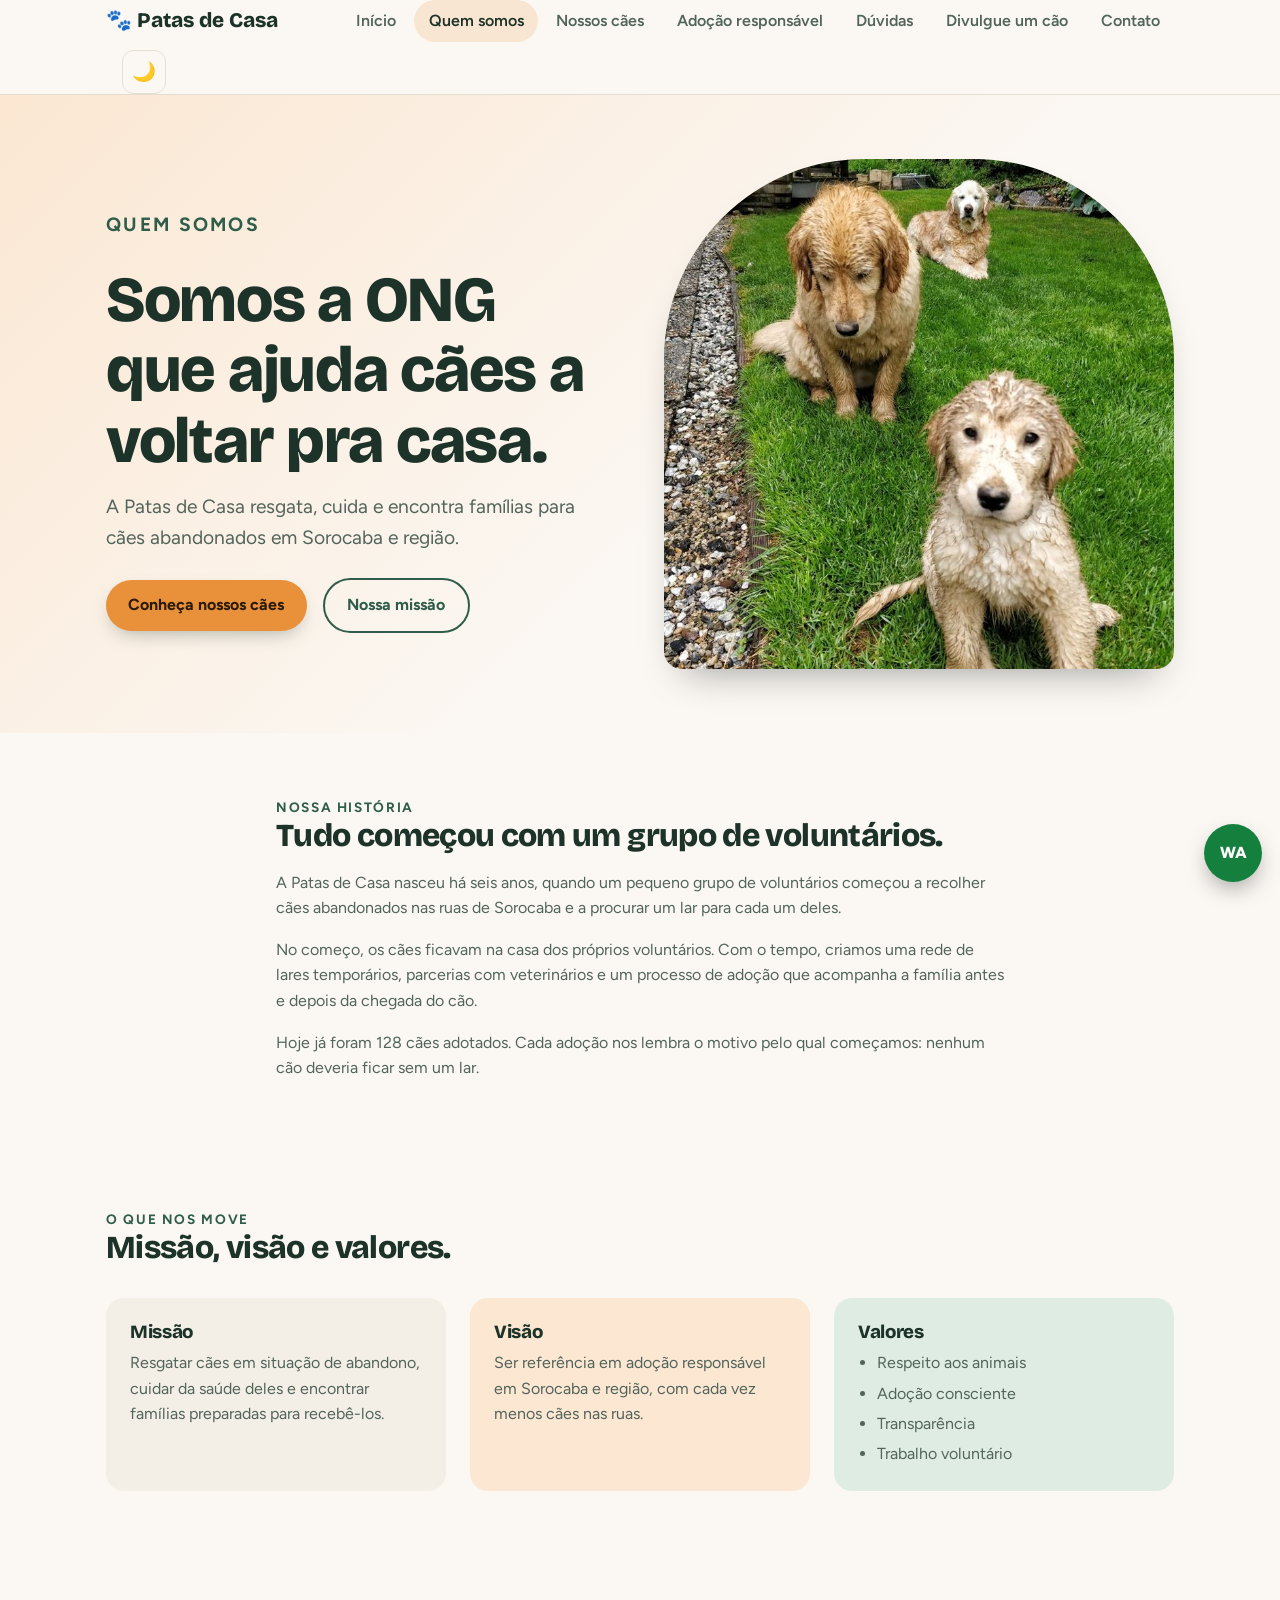
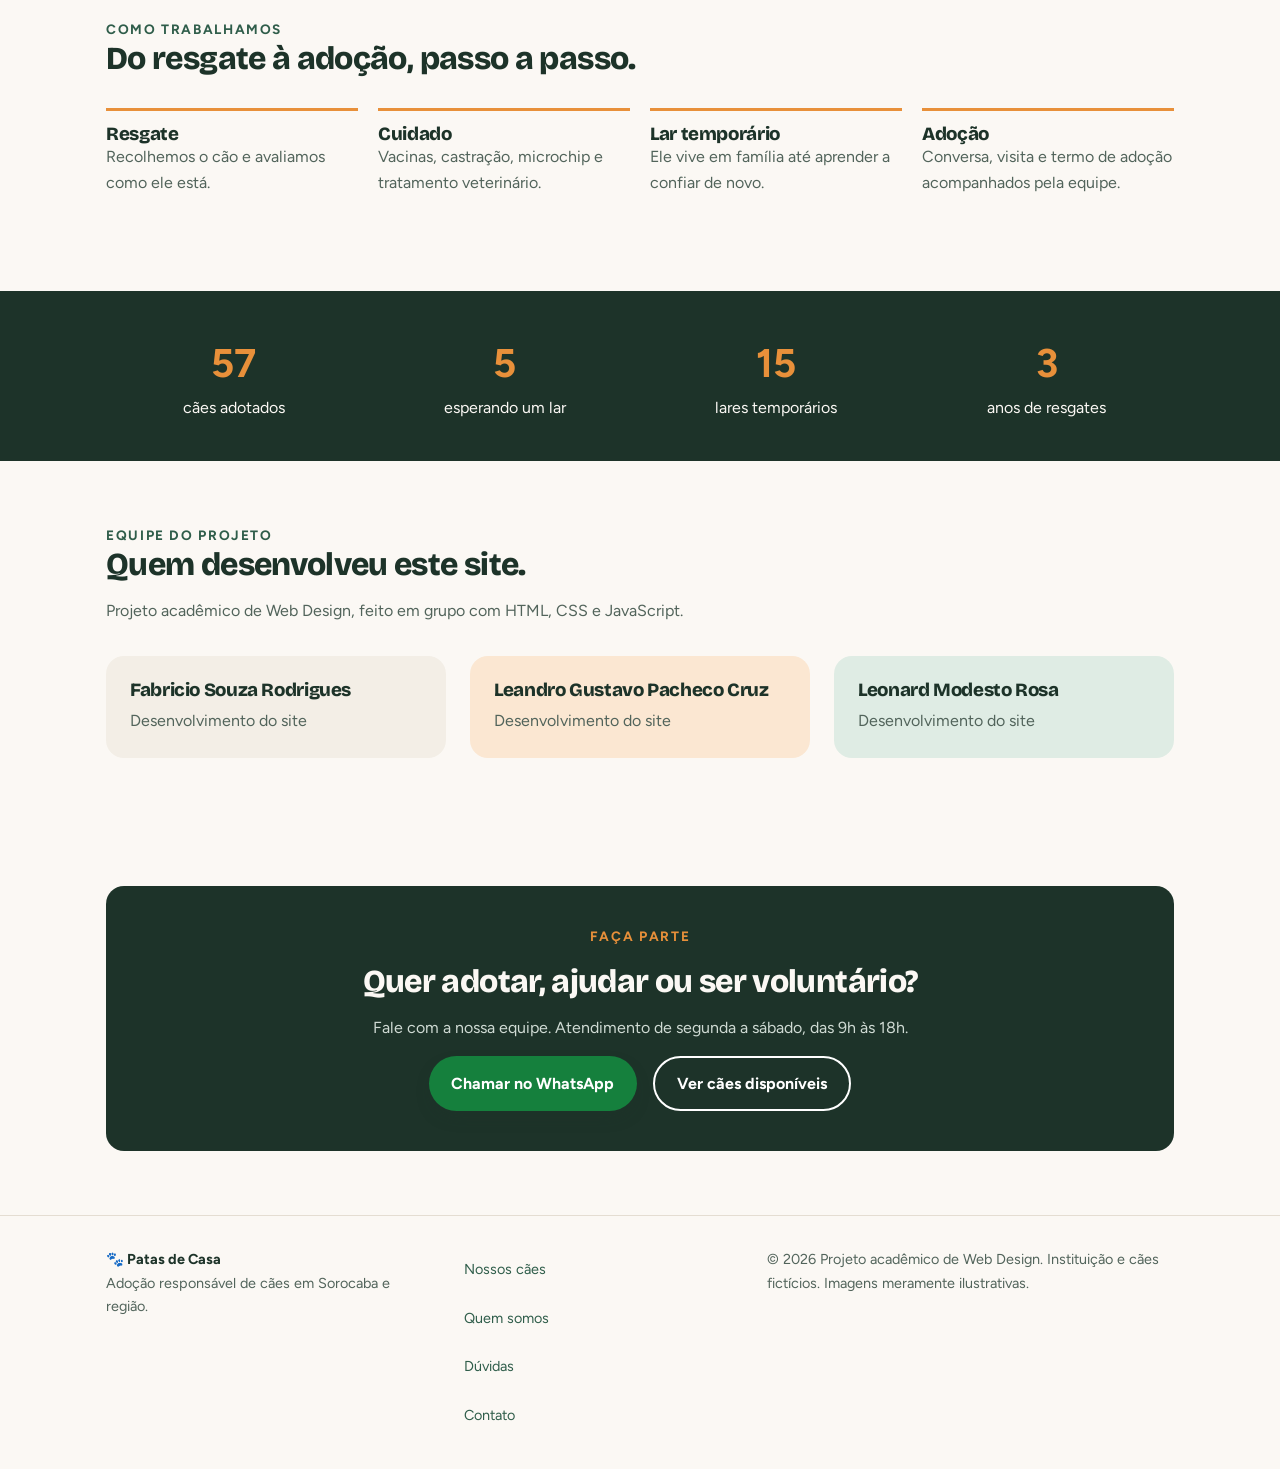
<file: quem-somos.html>
<!DOCTYPE html>
<!-- Página "Quem somos": usa o mesmo style.css e o mesmo js/script.js do index.html. -->
<html lang="pt-BR">
<head>
  <!-- Codificação UTF-8: garante acentos e emojis corretos. -->
  <meta charset="UTF-8">
  <!-- Faz a página se ajustar à largura do celular. -->
  <meta name="viewport" content="width=device-width, initial-scale=1">
  <!-- Título da aba e descrição para buscadores (SEO): cada página tem os seus. -->
  <title>Quem somos | Patas de Casa</title>
  <meta name="description" content="Conheça a Patas de Casa: nossa história, missão, visão, valores e como resgatamos e damos um lar a cães em Sorocaba e região.">
  <link rel="preconnect" href="https://fonts.googleapis.com">
  <link rel="preconnect" href="https://fonts.gstatic.com" crossorigin>
  <link rel="stylesheet" href="https://fonts.googleapis.com/css2?family=Bricolage+Grotesque:wght@800&family=Figtree:wght@400;600;700&display=swap">
  <!-- CSS externo: o mesmo arquivo do index.html. -->
  <link rel="stylesheet" href="style.css">
  <!-- Define o tema ANTES da página ser desenhada (evita "piscar" de cor). -->
  <script>
    try {
      var tema = localStorage.getItem("tema") || (matchMedia("(prefers-color-scheme: dark)").matches ? "escuro" : "claro");
      document.documentElement.setAttribute("data-tema", tema);
    } catch (erro) { /* sem localStorage: o script.js define o tema depois */ }
  </script>
</head>
<body>

<!-- CABEÇALHO igual ao do index.html. Os links usam index.html#id para voltar à página inicial na seção certa. -->
<header class="site-header">
  <nav class="wrap nav" aria-label="Menu principal">
    <a class="logo" href="index.html">🐾 Patas de Casa</a>
    <button class="menu-toggle" type="button" aria-expanded="false" aria-controls="menu" aria-label="Abrir menu">☰</button>
    <ul class="menu" id="menu">
      <li><a href="index.html#inicio">Início</a></li>
      <!-- aria-current="page" marca a página atual (leitores de tela leem isso e o CSS destaca o link). -->
      <li><a href="quem-somos.html" aria-current="page">Quem somos</a></li>
      <li><a href="index.html#caes">Nossos cães</a></li>
      <li><a href="index.html#guia">Adoção responsável</a></li>
      <li><a href="index.html#faq">Dúvidas</a></li>
      <li><a href="index.html#divulgue">Divulgue um cão</a></li>
      <li><a href="index.html#sobre">Contato</a></li>
    </ul>
    <button class="tema-toggle" type="button" aria-label="Ativar tema escuro">🌙</button>
  </nav>
</header>

<main>
  <!-- ABERTURA: título (h1) e foto. O id="inicio" é o destino do botão de voltar ao topo. -->
  <section id="inicio" class="hero">
    <div class="wrap hero-grid">
      <div>
        <p class="eyebrow">Quem somos</p>
        <h1>Somos a ONG que ajuda cães a voltar pra casa.</h1>
        <p>A Patas de Casa resgata, cuida e encontra famílias para cães abandonados em Sorocaba e região.</p>
        <div class="hero-actions">
          <a class="btn" href="index.html#caes">Conheça nossos cães</a>
          <a class="btn btn-outline" href="#missao">Nossa missão</a>
        </div>
      </div>
      <!-- Foto de maior resolução do projeto (750x1000), a mesma da página inicial: o navegador reaproveita do cache. -->
      <img src="img/hero-principal.jpg" alt="Cães de pelo claro deitados em um gramado verde" width="750" height="1000" fetchpriority="high" decoding="async">
    </div>
  </section>

  <!-- NOSSA HISTÓRIA: texto corrido em uma coluna estreita (mais fácil de ler). -->
  <section id="historia">
    <div class="wrap texto-largo">
      <p class="eyebrow">Nossa história</p>
      <h2>Tudo começou com um grupo de voluntários.</h2>
      <p>A Patas de Casa nasceu há seis anos, quando um pequeno grupo de voluntários começou a recolher cães abandonados nas ruas de Sorocaba e a procurar um lar para cada um deles.</p>
      <p>No começo, os cães ficavam na casa dos próprios voluntários. Com o tempo, criamos uma rede de lares temporários, parcerias com veterinários e um processo de adoção que acompanha a família antes e depois da chegada do cão.</p>
      <p>Hoje já foram 128 cães adotados. Cada adoção nos lembra o motivo pelo qual começamos: nenhum cão deveria ficar sem um lar.</p>
    </div>
  </section>

  <!-- MISSÃO, VISÃO E VALORES: 3 cartões (reaproveita as classes help-grid e help do CSS). -->
  <section id="missao">
    <div class="wrap">
      <p class="eyebrow">O que nos move</p>
      <h2>Missão, visão e valores.</h2>
      <div class="help-grid">
        <article class="help">
          <h3>Missão</h3>
          <p>Resgatar cães em situação de abandono, cuidar da saúde deles e encontrar famílias preparadas para recebê-los.</p>
        </article>
        <article class="help">
          <h3>Visão</h3>
          <p>Ser referência em adoção responsável em Sorocaba e região, com cada vez menos cães nas ruas.</p>
        </article>
        <article class="help">
          <h3>Valores</h3>
          <ul class="lista-valores">
            <li>Respeito aos animais</li>
            <li>Adoção consciente</li>
            <li>Transparência</li>
            <li>Trabalho voluntário</li>
          </ul>
        </article>
      </div>
    </div>
  </section>

  <!-- COMO TRABALHAMOS: 4 passos em lista ordenada (ol), igual ao guia do index.html. -->
  <section id="trabalho">
    <div class="wrap">
      <p class="eyebrow">Como trabalhamos</p>
      <h2>Do resgate à adoção, passo a passo.</h2>
      <ol class="steps">
        <li><h3>Resgate</h3><p>Recolhemos o cão e avaliamos como ele está.</p></li>
        <li><h3>Cuidado</h3><p>Vacinas, castração, microchip e tratamento veterinário.</p></li>
        <li><h3>Lar temporário</h3><p>Ele vive em família até aprender a confiar de novo.</p></li>
        <li><h3>Adoção</h3><p>Conversa, visita e termo de adoção acompanhados pela equipe.</p></li>
      </ol>
    </div>
  </section>

  <!-- NÚMEROS: mesma faixa do index.html (o JavaScript anima a contagem quando ela aparece na tela). -->
  <div class="stats">
    <div class="wrap">
      <div><strong>128</strong>cães adotados</div>
      <div><strong>12</strong>esperando um lar</div>
      <div><strong>34</strong>lares temporários</div>
      <div><strong>6</strong>anos de resgates</div>
    </div>
  </div>

  <!-- EQUIPE DO PROJETO: quem desenvolveu este site. -->
  <section id="equipe">
    <div class="wrap">
      <p class="eyebrow">Equipe do projeto</p>
      <h2>Quem desenvolveu este site.</h2>
      <p>Projeto acadêmico de Web Design, feito em grupo com HTML, CSS e JavaScript.</p>
      <div class="help-grid">
        <article class="help">
          <h3>Fabricio Souza Rodrigues</h3>
          <p>Desenvolvimento do site</p>
        </article>
        <article class="help">
          <h3>Leandro Gustavo Pacheco Cruz</h3>
          <p>Desenvolvimento do site</p>
        </article>
        <article class="help">
          <h3>Leonard Modesto Rosa</h3>
          <p>Desenvolvimento do site</p>
        </article>
      </div>
    </div>
  </section>

  <!-- CHAMADA FINAL: cartão escuro com dois botões. O id="sobre" é o mesmo do index.html. -->
  <section id="sobre">
    <div class="wrap">
      <div class="contact center">
        <p class="eyebrow" style="color: var(--accent);">Faça parte</p>
        <h2>Quer adotar, ajudar ou ser voluntário?</h2>
        <p>Fale com a nossa equipe. Atendimento de segunda a sábado, das 9h às 18h.</p>
        <div class="contact-actions">
          <a class="btn btn-whats" href="https://wa.me/5514996895439">Chamar no WhatsApp</a>
          <a class="btn btn-outline" href="index.html#caes">Ver cães disponíveis</a>
        </div>
      </div>
    </div>
  </section>
</main>

<!-- RODAPÉ igual ao do index.html. O número do ano é preenchido pelo JavaScript. -->
<footer class="site-footer">
  <div class="wrap footer-grid">
    <div>
      <strong>🐾 Patas de Casa</strong>
      <p>Adoção responsável de cães em Sorocaba e região.</p>
    </div>
    <nav aria-label="Rodapé">
      <a href="index.html#caes">Nossos cães</a>
      <a href="quem-somos.html">Quem somos</a>
      <a href="index.html#faq">Dúvidas</a>
      <a href="index.html#sobre">Contato</a>
    </nav>
    <p>© <span id="ano">2026</span> Projeto acadêmico de Web Design. Instituição e cães fictícios. Imagens meramente ilustrativas.</p>
  </div>
</footer>

<aside aria-label="Atalhos">
  <a class="topo" href="#inicio" aria-label="Voltar ao topo">↑</a>
  <a class="whats-float" href="https://wa.me/5514996895439" aria-label="Falar com a equipe pelo WhatsApp">WA</a>
</aside>

<!-- JavaScript: o mesmo script do index.html (cada função confere se os elementos existem, então não dá erro aqui). -->
<script src="js/script.js"></script>

</body>
</html>
</file>
<file: style.css>
/* =========================================================
   PATAS DE CASA - style.css (CSS externo, ligado pelo <link>)
   Propriedades "extras" estao marcadas com [EXTRA n]
   ========================================================= */

/* ---------- 1. Variaveis e reset ---------- */
/* VARIÁVEIS CSS: guardam as cores. Para mudar o visual do site todo, edite aqui. */
:root {
  --bg: #fbf8f4;
  --ink: #1d3329;
  --soft: #52645b;
  --line: #e4ddd2;
  --accent: #e8903a;
  --forest: #2f5d4a;
  --whats: #15803d; /* verde escurecido: branco sobre ele tem contraste 5,0:1 (o mínimo é 4,5:1) */
}
/* Reset: tira margens padrão e faz width/height incluírem padding e borda (box-sizing). */
* { box-sizing: border-box; margin: 0; padding: 0; }

/* ---------- 2. Texto e cores ---------- */
/* Rolagem suave ao clicar nos links do menu. */
html { scroll-behavior: smooth; }              /* [EXTRA 1] rolagem suave */
/* Estilo base: fonte, tamanho, cor do texto e fundo. */
body {
  font-family: "Figtree", "Segoe UI", sans-serif;  /* font-family */
  font-size: 1rem;                                 /* font-size */
  line-height: 1.6;                                /* line-height */
  color: var(--ink);                               /* color */
  background-color: var(--bg);                     /* background-color */
}
/* Estilo comum dos títulos: fonte, peso, espaçamento entre letras. */
h1, h2, h3 {
  font-family: "Bricolage Grotesque", "Trebuchet MS", sans-serif;
  font-weight: 800;                                /* font-weight */
  line-height: 1.1;
  letter-spacing: -0.02em;                         /* letter-spacing */
  text-wrap: balance;                              /* [EXTRA 2] quebra equilibrada */
}
/* Título principal com tamanho fluido (clamp: mínimo, ideal, máximo). */
h1 { font-size: clamp(2.4rem, 6vw, 4rem); }        /* [EXTRA 3] clamp(): fonte fluida */
/* Tamanho e margem inferior dos subtítulos. */
h2 { font-size: 2rem; margin-bottom: 1rem; }       /* margin */
/* Parágrafos em cinza-esverdeado, mais suave que o texto principal. */
p { color: var(--soft); }
/* Links sem sublinhado, na cor verde de apoio. */
a { color: var(--forest); text-decoration: none; } /* text-decoration */
/* Cor do texto quando o usuário o seleciona. */
::selection { background: var(--accent); color: #fff; } /* [EXTRA 4] cor ao selecionar texto */
/* Imagens nunca passam da largura da caixa (responsivo). */
img { max-width: 100%; display: block; }
/* Pequeno rótulo em maiúsculas acima dos títulos. */
.eyebrow { text-transform: uppercase; letter-spacing: 0.12em; font-size: 0.85rem; font-weight: 700; color: var(--forest); } /* text-transform */

/* ---------- 3. Caixa, largura e alinhamento ---------- */
/* Contêiner central: limita a largura a 1100px e centraliza com margin auto. */
.wrap { width: 100%; max-width: 1100px; margin: 0 auto; padding: 0 16px; } /* width, max-width, margin */
/* Espaço vertical das seções; scroll-margin-top evita o menu fixo cobrir o título. */
section { padding: 4rem 0; scroll-margin-top: 80px; } /* [EXTRA 5] ancora nao fica escondida sob o menu */
/* Centraliza o texto. */
.center { text-align: center; }                    /* text-align */

/* ---------- 4. Cabecalho fixo e menu (position, flexbox) ---------- */
/* Cabeçalho fixo (sticky) com efeito de vidro fosco (backdrop-filter). */
.site-header {
  position: sticky; top: 0; z-index: 50;           /* position, z-index */
  background-color: rgba(251, 248, 244, 0.85);
  backdrop-filter: blur(10px);                     /* [EXTRA 6] vidro fosco */
  border-bottom: 1px solid var(--line);            /* border */
}
/* Flexbox: logo à esquerda e menu à direita, alinhados ao centro vertical. */
.nav { display: flex; justify-content: space-between; align-items: center; min-height: 70px; flex-wrap: wrap; gap: 0.5rem; } /* display:flex */
/* Estilo do nome Patas de Casa. */
.logo { font-family: "Bricolage Grotesque", sans-serif; font-size: 1.3rem; font-weight: 800; color: var(--ink); }
/* Links em linha (flex), sem marcadores de lista. */
.menu { display: flex; gap: 0.25rem; list-style: none; flex-wrap: wrap; } /* list-style */
/* Links do menu em formato de pílula (border-radius alto). */
.menu a { display: block; padding: 0.5rem 0.9rem; border-radius: 999px; color: var(--soft); font-weight: 600; transition: background-color 0.2s, color 0.2s; }
/* Ao passar o mouse, o link ganha fundo e cor mais escura. */
.menu a:hover { background-color: #f3eee6; color: var(--ink); }  /* :hover */

/* ---------- 5. Botoes ---------- */
/* Botão base: pílula laranja com sombra e transição suave. */
.btn {
  padding: 0.8rem 1.4rem;                          /* display: veja bloco 22 (inline-flex) */
  border-radius: 999px;                            /* border-radius */
  background-color: var(--accent); color: #2a1a08; font-weight: 700;
  box-shadow: 0 8px 20px -8px rgba(29, 51, 41, 0.4); /* box-shadow */
  cursor: pointer;                                 /* cursor */
  transition: transform 0.2s ease, box-shadow 0.2s ease; /* transition */
}
/* No hover o botão sobe 3px (transform) e a sombra aumenta. */
.btn:hover { transform: translateY(-3px); box-shadow: 0 14px 24px -10px rgba(29, 51, 41, 0.5); } /* [EXTRA 7] transform */
/* Variação verde do botão, para ações de WhatsApp. */
.btn-whats { background-color: var(--whats); color: #fff; }
/* Contorno visível ao navegar pelo teclado (acessibilidade). */
.btn:focus-visible, input:focus-visible, textarea:focus-visible { outline: 3px solid var(--accent); outline-offset: 3px; }

/* ---------- 6. Hero (grid + gradiente) ---------- */
/* Fundo em degradê (linear-gradient) da seção inicial. */
.hero { background: linear-gradient(135deg, #fbe7d2 0%, var(--bg) 60%); } /* [EXTRA 8] gradiente */
/* Grid de 2 colunas iguais com espaço (gap) entre elas. */
.hero-grid { display: grid; grid-template-columns: 1fr 1fr; gap: 3rem; align-items: center; } /* display:grid */
/* Parágrafo do hero: margens e fonte maior. */
.hero-grid p { margin: 1rem 0 1.5rem; font-size: 1.2rem; }
/* Foto com topo em arco, quadrada (aspect-ratio) e sem distorção (object-fit: cover). */
.hero img { border-radius: 200px 200px 18px 18px; width: 100%; aspect-ratio: 1 / 1; object-fit: cover; box-shadow: 0 20px 40px -20px rgba(0,0,0,.4); } /* [EXTRA 9] aspect-ratio + object-fit */

/* ---------- 7. Numeros ---------- */
/* Faixa escura dos números. */
.stats { background-color: var(--ink); color: var(--bg); padding: 2.5rem 0; }
/* Texto centralizado. A organização em colunas agora é flexbox (bloco 22). */
.stats .wrap { text-align: center; }
/* Números grandes em laranja. */
.stats strong { display: block; font-size: 2.5rem; color: var(--accent); }

/* ---------- 8. Cards dos caes ---------- */
/* Grade responsiva: auto-fill com minmax cria quantas colunas de 240px couberem. */
.dog-grid { display: grid; grid-template-columns: repeat(auto-fill, minmax(240px, 1fr)); gap: 1.5rem; margin-top: 2rem; }
/* Card branco com borda, cantos arredondados e transição para o hover. */
.dog-card { background-color: #fff; border: 1px solid var(--line); border-radius: 18px; overflow: hidden; transition: transform 0.25s, box-shadow 0.25s; } /* overflow */
/* Efeito de elevação ao passar o mouse. */
.dog-card:hover { transform: translateY(-6px); box-shadow: 0 16px 30px -14px rgba(29, 51, 41, 0.35); }
/* Foto com altura fixa, cortada com object-fit: cover. */
.dog-card img { width: 100%; height: 220px; object-fit: cover; transition: transform 0.5s; }
/* Zoom leve na foto ao passar o mouse. */
.dog-card:hover img { transform: scale(1.08); }
/* overflow hidden: o zoom da foto não vaza para fora da moldura. position relative: referência para a etiqueta de sexo. */
.dog-card .photo { overflow: hidden; position: relative; }
/* Área de texto do card, organizada em grid com espaçamento. */
.dog-card .body { padding: 1rem 1.2rem 1.3rem; } /* layout flex: bloco 22 */
/* Tamanho do nome do cão. */
.dog-card h3 { font-size: 1.35rem; }
/* Etiquetinha arredondada (características do cão). */
.chip { display: inline-block; background-color: #fbe7d2; color: var(--ink); font-size: 0.8rem; font-weight: 600; padding: 0.2rem 0.65rem; border-radius: 999px; }
/* Cão adotado: foto em preto e branco e meio transparente. */
.adotado img { filter: grayscale(100%); opacity: 0.6; } /* [EXTRA 10] filter + opacity */

/* ---------- 9. Guia, tabela e listas ---------- */
/* Grade de 4 colunas para os passos da adoção. */
.steps { display: grid; grid-template-columns: repeat(4, 1fr); gap: 1.25rem; margin: 2rem 0; list-style: none; }
/* Linha laranja no topo de cada passo. */
.steps li { border-top: 3px solid var(--accent); padding-top: 0.8rem; }
/* Moldura da tabela; overflow-x auto cria rolagem horizontal no celular. */
.table-wrap { overflow-x: auto; border: 1px solid var(--line); border-radius: 18px; background-color: #fff; }
/* Tabela de largura total com bordas unidas (border-collapse). */
table { width: 100%; border-collapse: collapse; min-width: 520px; }
/* Espaçamento e linha inferior das células. */
th, td { text-align: left; padding: 0.85rem 1rem; border-bottom: 1px solid var(--line); }
/* Cabeçalho da tabela: fundo claro e letras maiúsculas. */
th { background-color: #f3eee6; font-size: 0.85rem; text-transform: uppercase; }
/* Destaca a linha da tabela sob o mouse. */
tr:hover td { background-color: #fbf3e8; }          /* hover na linha */

/* ---------- 10. Formulario ---------- */
/* Cartão do formulário (grid com espaço entre os campos). */
form { display: grid; gap: 1rem; max-width: 640px; background-color: #fff; border: 1px solid var(--line); border-radius: 18px; padding: 1.5rem; }
/* Rótulos dos campos em negrito. */
label { font-weight: 600; }
/* Campos herdam a fonte da página, ocupam toda a largura e têm borda arredondada. */
input, textarea { font: inherit; width: 100%; padding: 0.7rem 0.85rem; border: 1.5px solid var(--line); border-radius: 10px; accent-color: var(--accent); }
/* Campo em foco ganha borda verde. */
input:focus, textarea:focus { border-color: var(--forest); outline: none; }
/* Borda vermelha em campo inválido, só depois de preenchido (:placeholder-shown). */
input:invalid:not(:placeholder-shown), textarea:invalid:not(:placeholder-shown) { border-color: #b3402a; } /* validacao visual so com CSS */
/* Altura mínima e redimensionamento só na vertical. */
textarea { min-height: 120px; resize: vertical; }

/* ---------- 11. Contato, rodape e botao flutuante ---------- */
/* Cartão escuro da seção de contato. */
.contact { background-color: var(--ink); color: var(--bg); border-radius: 18px; padding: 2.5rem; }
/* Texto claro sobre o fundo escuro. */
.contact p { color: #cfdad3; margin-bottom: 1rem; }
/* Linha superior e espaçamento do rodapé. */
.site-footer { border-top: 1px solid var(--line); padding: 2rem 0; font-size: 0.9rem; }
/* Botão redondo fixo no canto da tela (position fixed, grid para centralizar). */
.whats-float { position: fixed; right: 18px; bottom: 18px; z-index: 60; width: 58px; height: 58px; border-radius: 50%; background-color: var(--whats); color: #fff; display: grid; place-items: center; font-weight: 800; box-shadow: 0 10px 24px -6px rgba(0,0,0,.4); }

/* ---------- 12. Animacao ---------- */
/* Animação: elementos surgem subindo e ganhando opacidade. */
@keyframes surgir { from { opacity: 0; transform: translateY(14px); } to { opacity: 1; transform: none; } } /* [EXTRA 11] @keyframes */
/* Aplica a animação surgir ao hero e aos cards. */
.hero-grid, .dog-card { animation: surgir 0.6s ease both; } /* animation */

/* ---------- 13. Responsividade (@media) ---------- */
/* RESPONSIVIDADE (tablet): grades passam para 2 colunas. */
@media (max-width: 860px) {
  .hero-grid, .steps { grid-template-columns: 1fr 1fr; }
}
/* RESPONSIVIDADE (celular): grades de 1 coluna e menu centralizado. */
@media (max-width: 560px) {
  .hero-grid, .steps { grid-template-columns: 1fr; }
  .nav { justify-content: center; }
  h2 { font-size: 1.6rem; }
}
/* Quem prefere menos movimento no sistema fica sem animações. */
@media (prefers-reduced-motion: reduce) { * { animation: none !important; transition: none !important; } }

/* =========================================================
   NOVOS RECURSOS (versao 2)
   ========================================================= */

/* ---------- 14. Filtros 100% CSS (radio + :has) ---------- */
/* Caixa branca que contém os grupos de filtro. */
.filtros {
  display: flex;
  flex-wrap: wrap;
  gap: 1rem 2rem;
  margin-top: 1.5rem;
  padding: 1rem 1.2rem;
  background-color: #fff;
  border: 1px solid var(--line);
  border-radius: 18px;
}
/* Remove a borda padrão e alinha título e botões em linha. */
.filtros fieldset {
  border: 0;
  display: flex;
  flex-wrap: wrap;
  align-items: center;
  gap: 0.4rem;
}
/* Título do grupo (PORTE, IDADE) em maiúsculas pequenas. */
.filtros legend {
  float: left;
  margin-right: 0.6rem;
  font-size: 0.8rem;
  font-weight: 700;
  text-transform: uppercase;
  color: var(--soft);
}
/* Esconde o botão de rádio sem tirá-lo do teclado (opacity 0 e 1px). */
.filtros input {
  position: absolute;
  opacity: 0;
  width: 1px;
  height: 1px;
}
/* O label vira um botão em formato de pílula (min-height 44px: área de toque confortável no celular). */
.filtros label {
  min-height: 44px;
  display: inline-flex;
  align-items: center;
  padding: 0.4rem 0.9rem;
  border-radius: 999px;
  background-color: #f3eee6;
  font-size: 0.9rem;
  font-weight: 600;
  cursor: pointer;
  transition: background-color 0.2s, color 0.2s;
}
/* Cor de destaque ao passar o mouse. */
.filtros label:hover { background-color: #fbe7d2; }
/* Opção marcada: fica escura. O + pega o label logo após o input. */
.filtros input:checked + label { background-color: var(--ink); color: var(--bg); }
/* Contorno de foco para quem navega pelo teclado. */
.filtros input:focus-visible + label { outline: 3px solid var(--accent); outline-offset: 2px; }

/* FILTRO: se um rádio está marcado (:checked), esconde (display none) os cards que não combinam. :has() permite o pai reagir ao filho. */
#caes:has(#p-pequeno:checked) .dog-card:not([data-porte="Pequeno"]),
#caes:has(#p-medio:checked) .dog-card:not([data-porte="Médio"]),
#caes:has(#p-grande:checked) .dog-card:not([data-porte="Grande"]),
#caes:has(#i-filhote:checked) .dog-card:not([data-idade="Filhote"]),
#caes:has(#i-adulto:checked) .dog-card:not([data-idade="Adulto"]),
#caes:has(#i-idoso:checked) .dog-card:not([data-idade="Idoso"]) {
  display: none;
}

/* ---------- 15. Cards: etiqueta, carteirinha e historia ---------- */
/* Etiqueta posicionada sobre a foto (position absolute). */
.dog-card .tag {
  position: absolute;
  top: 12px;
  left: 12px;
  padding: 0.2rem 0.65rem;
  border-radius: 999px;
  background-color: #fff;
  color: var(--ink);
  font-size: 0.78rem;
  font-weight: 700;
}
/* Idade menor e mais clara ao lado do nome. */
.dog-card small { font-size: 0.85rem; color: var(--soft); font-weight: 600; }
/* Carteirinha de saúde em linha, com quebra automática. */
.saude {
  display: flex;
  flex-wrap: wrap;
  gap: 0.3rem 0.8rem;
  list-style: none;
  font-size: 0.82rem;
}
/* Insere o símbolo ✓ antes de cada item sem mexer no HTML. */
.saude li::before {
  content: "✓ ";
  color: #2f7d4f;
  font-weight: 800;
}
/* Linha tracejada separando a história do restante. */
.dog-card details {
  border-top: 1px dashed var(--line);
  padding-top: 0.5rem;
}
/* O texto Ver história parece clicável (cursor pointer). */
.dog-card summary {
  cursor: pointer;
  font-weight: 700;
  color: var(--forest);
}
/* Texto da história. */
.dog-card details p { margin-top: 0.4rem; font-size: 0.92rem; }
/* Botão de adoção centralizado. */
.dog-card .btn { text-align: center; }

/* ---------- 16. Depoimentos ---------- */
/* Grade de 3 depoimentos. */
.quotes {
  display: grid;
  grid-template-columns: repeat(3, 1fr);
  gap: 1.5rem;
  margin-top: 2rem;
}
/* Cartão de depoimento. */
.quote {
  display: grid;
  gap: 1rem;
  align-content: space-between;
  padding: 1.5rem;
  background-color: #fff;
  border: 1px solid var(--line);
  border-radius: 18px;
}
/* Aspas grandes decorativas geradas por CSS. */
.quote blockquote::before {
  content: "“";
  display: block;
  font-family: "Bricolage Grotesque", serif;
  font-size: 3rem;
  line-height: 0.6;
  color: var(--accent);
}
/* Foto e nome lado a lado (flex). */
.quote figcaption {
  display: flex;
  align-items: center;
  gap: 0.7rem;
}
/* Foto redonda (border-radius 50%). */
.quote figcaption img {
  width: 44px;
  height: 44px;
  border-radius: 50%;
  object-fit: cover;
}

/* ---------- 17. FAQ com <details> ---------- */
/* Fundo bege para diferenciar a seção de dúvidas. */
#faq { background-color: #f3eee6; }
/* Cartão de cada pergunta com borda lateral. */
.faq-item {
  max-width: 760px;
  margin-top: 0.8rem;
  padding: 1rem 1.2rem;
  background-color: #fff;
  border-radius: 12px;
  border-left: 4px solid var(--line);
  transition: border-color 0.2s;
}
/* Quando aberta, a borda lateral fica laranja (seletor de atributo). */
.faq-item[open] { border-left-color: var(--accent); }
/* Pergunta clicável em negrito. */
.faq-item summary { cursor: pointer; font-weight: 700; }
/* Resposta com espaço acima. */
.faq-item p { margin-top: 0.6rem; }

/* ---------- 18. Como ajudar ---------- */
/* Espaço acima dos cartões. A organização em colunas é flexbox (bloco 22). */
.help-grid {
  margin-top: 2rem;
}
/* Cartão de ajuda com transição. */
.help {
  padding: 1.5rem;
  border-radius: 18px;
  background-color: #f3eee6;
  transition: transform 0.25s;
}
/* Sobe um pouco ao passar o mouse. */
.help:hover { transform: translateY(-4px); }
/* nth-child escolhe o 2º cartão: fundo laranja claro. */
.help:nth-child(2) { background-color: #fbe7d2; }
/* 3º cartão: fundo verde claro. */
.help:nth-child(3) { background-color: #dfece4; }
/* Espaço abaixo do título do cartão. */
.help h3 { margin-bottom: 0.5rem; }

/* ---------- 19. Rodape e voltar ao topo ---------- */
/* Rodapé em 3 colunas. */
.footer-grid {
  display: grid;
  grid-template-columns: 1.2fr 1fr 1.5fr;
  gap: 2rem;
  align-items: start;
}
/* Links do rodapé um embaixo do outro: flex-direction: column (bloco 22). */
/* Sublinha o link ao passar o mouse. */
.footer-grid a:hover { text-decoration: underline; }
/* Botão fixo no canto esquerdo para voltar ao topo. */
.topo {
  position: fixed;
  left: 18px;
  bottom: 18px;
  z-index: 60;
  width: 46px;
  height: 46px;
  display: grid;
  place-items: center;
  border-radius: 50%;
  background-color: var(--ink);
  color: var(--bg);
  font-weight: 800;
  transition: transform 0.2s;
}
/* Sobe levemente no hover. */
.topo:hover { transform: translateY(-4px); }

/* ---------- 20. Tema escuro ---------- */
/* O <html> recebe data-tema="claro" ou data-tema="escuro" (pelo script no <head> e pelo botão de tema).
   Sem escolha salva, o tema inicial é o do sistema (prefers-color-scheme). */

/* Cores base do tema escuro: trocam as variáveis. */
:root[data-tema="escuro"] {
  --bg: #121a16;
  --ink: #ecf1ed;
  --soft: #a9b8af;
  --line: #2d3b34;
  --forest: #8cc7a8;
}

/* Fundos e textos do tema escuro. O "&" representa o elemento de cima (:where(...)).
   O :where() não soma peso ao seletor, então estas regras têm a mesma força que tinham no @media. */
:where(:root[data-tema="escuro"]) {
  & .site-header { background-color: rgba(18, 26, 22, 0.85); }
  & .dog-card, & .filtros, & .quote, & form, & .table-wrap, & .faq-item, & .dog-card .tag { background-color: #1a241f; }
  & .hero { background: linear-gradient(135deg, #3a2a19 0%, var(--bg) 60%); }
  & #faq, & .help, & th, & .filtros label { background-color: #1f2b25; }
  & .help:nth-child(2) { background-color: #3a2a19; }
  & .help:nth-child(3) { background-color: #1d3329; }
  & .stats, & .contact, & .topo { background-color: #1f2b25; color: var(--ink); }
  & .chip { background-color: #3a2a19; color: var(--ink); }
  & .menu a:hover, & tr:hover td { background-color: #1f2b25; }
  & .dog-card .tag { color: var(--ink); }
}

/* ---------- 21. Responsividade extra e impressao ---------- */
/* RESPONSIVIDADE (novas seções): depoimentos, ajuda e rodapé em 1 coluna. */
@media (max-width: 860px) {
  .quotes, .footer-grid { grid-template-columns: 1fr; }
}
/* =========================================================
   22. FLEXBOX: 20 propriedades para organizar de forma responsiva
   Cada propriedade pedida está marcada com [FLEX n].
   (Propriedades que se repetem em outros elementos aparecem como "reuso".)
   Atenção: vários seletores deste bloco (.btn, .dog-card, .help...) já existem em blocos
   anteriores. Isso é proposital: aqui ficam só as regras de flexbox, juntas para consulta.
   O navegador junta as duas regras e, em caso de conflito, vale a última escrita.
   ========================================================= */

/* Botões do topo: dois botões lado a lado que quebram de linha no celular. */
.hero-actions {
  display: flex;               /* [FLEX 1]  display: flex -> cria o container flex */
  flex-wrap: wrap;             /* [FLEX 4]  flex-wrap -> permite quebrar de linha (responsivo) */
  align-items: center;         /* [FLEX 7]  align-items -> alinha os botões no eixo vertical */
  gap: 1rem;                   /* [FLEX 9]  gap -> espaço entre os botões */
  margin-top: 0.5rem;
}

/* Todo botão vira um mini container flex em linha e centraliza o texto. */
.btn {
  display: inline-flex;        /* [FLEX 2]  display: inline-flex -> flex que não ocupa a linha toda */
  justify-content: center;     /* reuso: centraliza no eixo horizontal */
  align-items: center;         /* reuso: centraliza no eixo vertical */
  gap: 0.5rem;                 /* reuso */
}

/* Botão secundário (só o contorno). */
.btn-outline { background-color: transparent; color: var(--forest); border: 2px solid var(--forest); box-shadow: none; }
.contact .btn-outline { color: #fff; border-color: #fff; }

/* Etiquetas (chips) dos cães: quebram de linha quando faltar espaço. */
.chips {
  display: flex;               /* reuso */
  flex-flow: row wrap;         /* [FLEX 5]  flex-flow -> atalho de flex-direction + flex-wrap */
  row-gap: 0.4rem;             /* [FLEX 10] row-gap -> espaço entre as LINHAS */
  column-gap: 0.3rem;          /* [FLEX 11] column-gap -> espaço entre as COLUNAS */
}

/* Cartão do cão: coluna flex para que o botão "Quero adotar" fique sempre no rodapé. */
.dog-card {
  display: flex;               /* reuso */
  flex-direction: column;      /* [FLEX 3]  flex-direction -> empilha foto e texto */
}
.dog-card .body {
  flex: 1;                     /* [FLEX 18] flex -> atalho de grow/shrink/basis: o corpo ocupa o espaço que sobra */
  display: flex;               /* reuso */
  flex-direction: column;      /* reuso */
  gap: 0.5rem;
}
.dog-card .body .btn {
  align-self: stretch;         /* [FLEX 19] align-self -> este item ocupa toda a largura do card */
  margin-top: auto;            /* margem automática empurra o botão para baixo */
}
.dog-card .body > .chip {
  place-self: start;           /* [FLEX 20] place-self -> atalho de align-self + justify-self (o chip não estica) */
}

/* Faixa de números: 4 itens que se reorganizam sozinhos (sem @media para as colunas). */
.stats .wrap {
  display: flex;               /* reuso */
  flex-wrap: wrap;             /* reuso */
  justify-content: space-around; /* [FLEX 6] justify-content -> distribui o espaço entre os itens */
  gap: 1rem;                   /* reuso */
}
.stats .wrap > div {
  flex: 1 1 130px;             /* [FLEX 18] flex: cresce (1), encolhe (1) e começa com 130px */
  display: flex;               /* reuso */
  flex-direction: column;      /* reuso: número em cima, texto embaixo */
  place-items: center;         /* [FLEX 13] place-items -> atalho de align-items (+ justify-items) */
}

/* Cartões "Como ajudar": cada um cresce, encolhe e parte de 260px; quebram de linha sozinhos. */
.help-grid {
  display: flex;               /* reuso */
  flex-wrap: wrap;             /* reuso */
  justify-content: center;     /* reuso */
  gap: 1.5rem;                 /* reuso */
}
.help {
  flex-grow: 1;                /* [FLEX 15] flex-grow -> pode crescer para ocupar espaço livre */
  flex-shrink: 1;              /* [FLEX 16] flex-shrink -> pode encolher se faltar espaço */
  flex-basis: 260px;           /* [FLEX 17] flex-basis -> tamanho inicial antes de crescer/encolher */
}

/* Botões do cartão de contato centralizados no eixo horizontal e vertical. */
.contact-actions {
  display: flex;               /* reuso */
  flex-wrap: wrap;             /* reuso */
  place-content: center;       /* [FLEX 12] place-content -> atalho de align-content + justify-content */
  gap: 1rem;                   /* reuso */
}

/* Filtros: se as linhas quebrarem, ficam coladas no topo da caixa. */
.filtros { align-content: flex-start; } /* [FLEX 8] align-content -> alinha as LINHAS do container com quebra */

/* Links do rodapé em coluna. */
.footer-grid nav { display: flex; flex-direction: column; gap: 0.4rem; } /* reuso */

/* Celular: o número mais importante ("esperando um lar") sobe para o primeiro lugar. */
@media (max-width: 560px) {
  .stats .wrap > div:nth-child(2) { order: -1; } /* [FLEX 14] order -> muda a ordem visual (padrão é 0) */
}

/* =========================================================
   24. RESPONSIVIDADE EXTRA + ESTILOS DAS FUNCIONALIDADES EM JAVASCRIPT
   ========================================================= */

/* O atributo hidden sempre esconde, mesmo que outra regra defina display (flex, grid...). */
[hidden] { display: none !important; }

/* ---- Menu hambúrguer ---- */
/* Botão ☰: escondido no computador. Em telas pequenas ele aparece (veja o @media abaixo). */
.menu-toggle { display: none; min-width: 44px; min-height: 44px; border: 1px solid var(--line); border-radius: 12px; background-color: transparent; color: var(--ink); font-size: 1.4rem; line-height: 1; cursor: pointer; }
/* Até 1100px de largura o menu não cabe em uma linha: ele vira um painel que o botão abre e fecha.
   A classe "js" garante que, sem JavaScript, o menu continua visível como antes. */
@media (max-width: 1100px) {
  .js .menu-toggle { display: inline-flex; align-items: center; justify-content: center; }
  .js .nav { justify-content: space-between; }
  .js .menu { display: none; flex-direction: column; width: 100%; padding-bottom: 0.75rem; }
  .js .menu.open { display: flex; }
  .js .menu a { padding: 0.75rem 0.9rem; }
}

/* ---- Botão "voltar ao topo": só aparece depois de rolar a página (classe "visivel" vem do JavaScript) ---- */
.js .topo { opacity: 0; pointer-events: none; transition: opacity 0.25s, transform 0.2s; }
.js .topo.visivel { opacity: 1; pointer-events: auto; }

/* ---- Busca por nome ---- */
.busca { display: grid; gap: 0.4rem; max-width: 420px; margin-top: 1.5rem; }
.busca label { font-weight: 700; }
.busca input { width: 100%; min-height: 44px; padding: 0.6rem 1rem; border: 1px solid var(--line); border-radius: 999px; background-color: #fff; color: var(--ink); font: inherit; }

/* ---- Contador de resultados e botão "Limpar filtros" ---- */
.resultado { display: flex; flex-wrap: wrap; align-items: center; justify-content: space-between; gap: 0.5rem 1rem; margin-top: 1rem; }
#contagem { color: var(--soft); font-weight: 600; }
.btn-link { min-height: 44px; padding: 0 0.5rem; border: 0; background: none; color: var(--forest); font: inherit; font-weight: 700; text-decoration: underline; cursor: pointer; }
.sem-resultado { margin-top: 1.5rem; padding: 1.2rem; border: 1px dashed var(--line); border-radius: 18px; text-align: center; color: var(--soft); }
/* Card escondido pela busca (a classe é colocada pelo JavaScript). */
.dog-card.sem-busca { display: none; }

/* ---- Formulário: contador, erro e confirmação ---- */
.ajuda { font-size: 0.9rem; color: var(--soft); }
.erro { font-weight: 600; color: #b3402a; }
.erro:empty { display: none; }
.sucesso { padding: 0.8rem 1rem; border-radius: 12px; background-color: #e3f3e9; color: #14532d; font-weight: 600; }
form textarea.invalido { border-color: #b3402a; outline-color: #b3402a; }

/* ---- Alvos de toque: botões e links com pelo menos 44px de altura (dedo no celular) ---- */
summary { padding-block: 0.65rem; cursor: pointer; }
/* A tabela que rola de lado pode receber foco do teclado: mostra o contorno quando focada. */
.table-wrap:focus-visible { outline: 3px solid var(--accent); outline-offset: 3px; }
.footer-grid nav a { padding: 0.6rem 0; }

/* ---- Botão de alternar tema ---- */
/* Escondido sem JavaScript (ele não funcionaria). Com JavaScript, aparece em todas as telas. */
.tema-toggle { display: none; min-width: 44px; min-height: 44px; border: 1px solid var(--line); border-radius: 12px; background-color: transparent; color: var(--ink); font-size: 1.2rem; line-height: 1; cursor: pointer; }
.js .tema-toggle { display: inline-flex; align-items: center; justify-content: center; }
/* Computador: menu e botão de tema ficam juntos, à direita do logotipo. */
@media (min-width: 1101px) {
  .menu { margin-left: auto; }
  .tema-toggle { margin-left: 1rem; }
}
/* Celular e tablet: logotipo à esquerda; botão de tema e ☰ juntos, à direita; o menu aberto vai para a linha de baixo. */
@media (max-width: 1100px) {
  .js .logo { order: 1; }
  .js .tema-toggle { order: 2; margin-left: auto; }
  .js .menu-toggle { order: 3; }
  .js .menu { order: 4; }
}

/* ---- Tema escuro dos novos elementos ---- */
:where(:root[data-tema="escuro"]) {
  & .busca input { background-color: #1a241f; }
  & .erro { color: #ff9a85; }
  & .sucesso { background-color: #1d3329; color: #bfe8cf; }
  & form textarea.invalido { border-color: #ff9a85; outline-color: #ff9a85; }
}

/* IMPRESSÃO: esconde menu, botões e formulário e usa fundo branco. */
@media print {
  .site-header, .whats-float, .topo, .filtros, form { display: none; }
  body { background-color: #fff; color: #000; }
}
/* ---------- Ficha do cão: raça, pelagem e energia ---------- */
/* dl (lista de descrição): cada linha tem um nome (dt) e um valor (dd). */
.ficha {
  display: grid;
  gap: 0.3rem;
  margin: 0;
  padding: 0.6rem 0.75rem;
  border-radius: 12px;
  font-size: 0.85rem;
  background-color: rgba(232, 144, 58, 0.12); /* laranja translúcido: funciona no tema claro e no escuro */
}
.ficha div {
  display: flex;
  justify-content: space-between;
  gap: 0.75rem;
}
.ficha dt {
  color: var(--soft);
  font-weight: 600;
}
.ficha dd {
  margin: 0;
  font-weight: 700;
  text-align: right;
}

/* ---------- Página "Quem somos" ---------- */
/* Link da página atual no menu: fica destacado (seletor de atributo). */
.menu a[aria-current="page"] {
  background-color: rgba(232, 144, 58, 0.18);
  color: var(--ink);
}
/* Texto corrido em coluna estreita: linhas curtas são mais fáceis de ler. */
.texto-largo {
  max-width: 760px;
}
.texto-largo p + p {
  margin-top: 1rem;
}
/* Lista de valores dentro do cartão. */
.lista-valores {
  margin: 0;
  padding-left: 1.2rem;
  color: var(--soft);
}
.lista-valores li + li {
  margin-top: 0.3rem;
}

/* ---------- Otimização de imagens ---------- */
/* As imagens agora têm width e height no HTML (o navegador reserva o espaço antes de carregar e a página não "pula").
   Sem esta regra, o atributo height da foto principal viraria uma altura fixa de 1000px e distorceria o layout.
   Com height: auto, vale a proporção (aspect-ratio) definida em .hero img. */
.hero img {
  height: auto;
}
</file>
